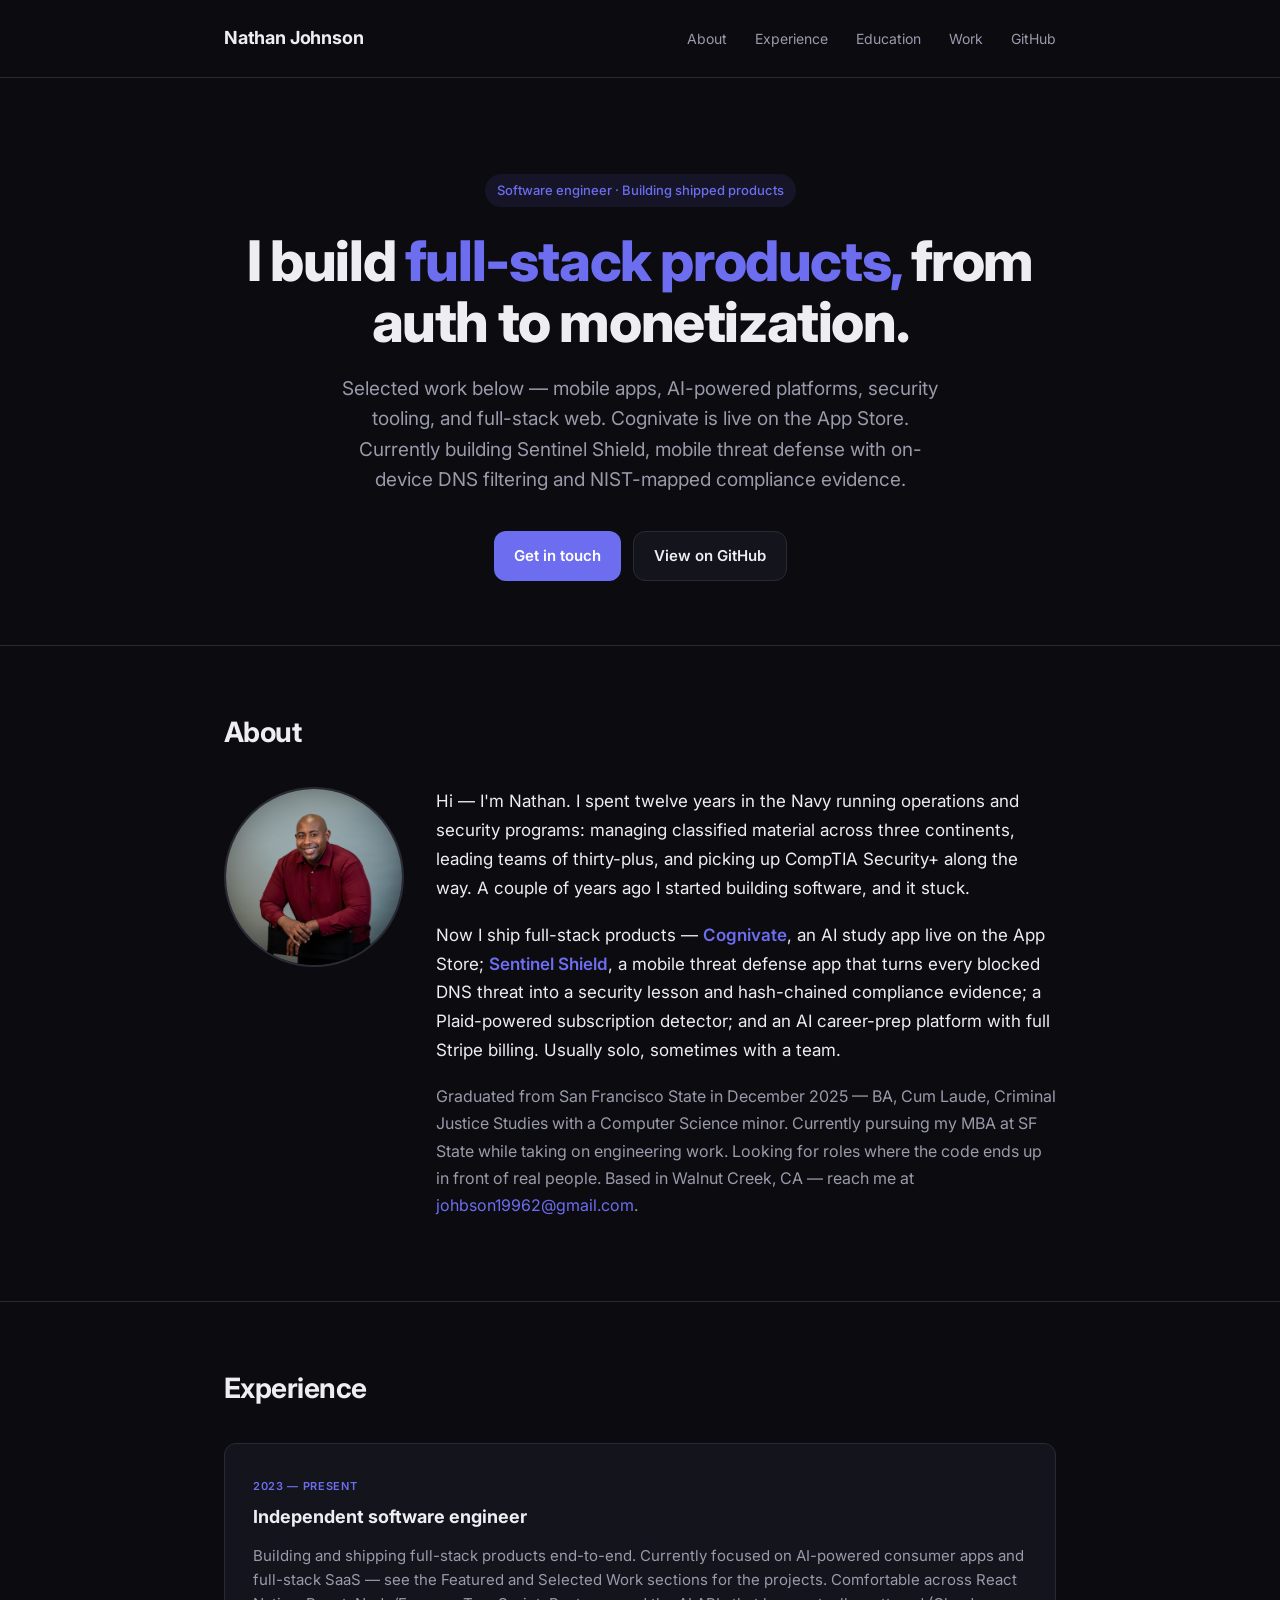
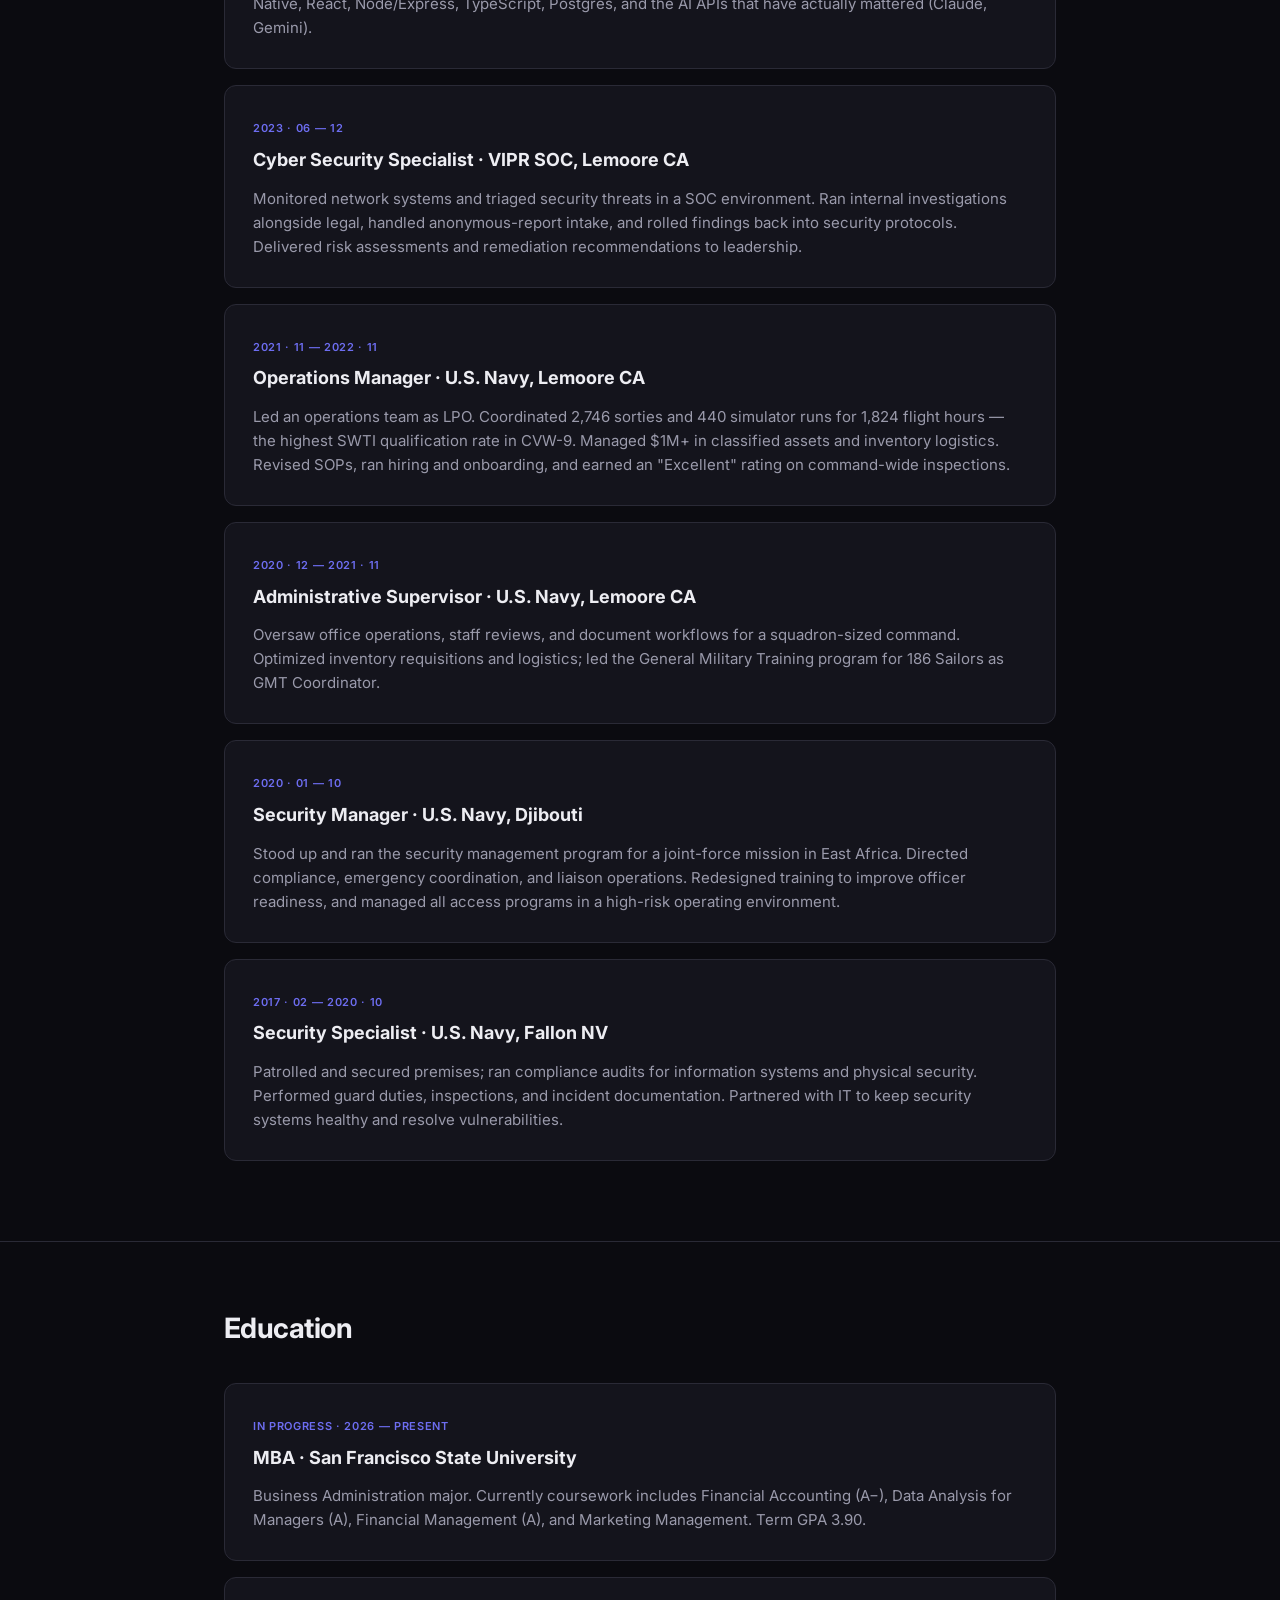
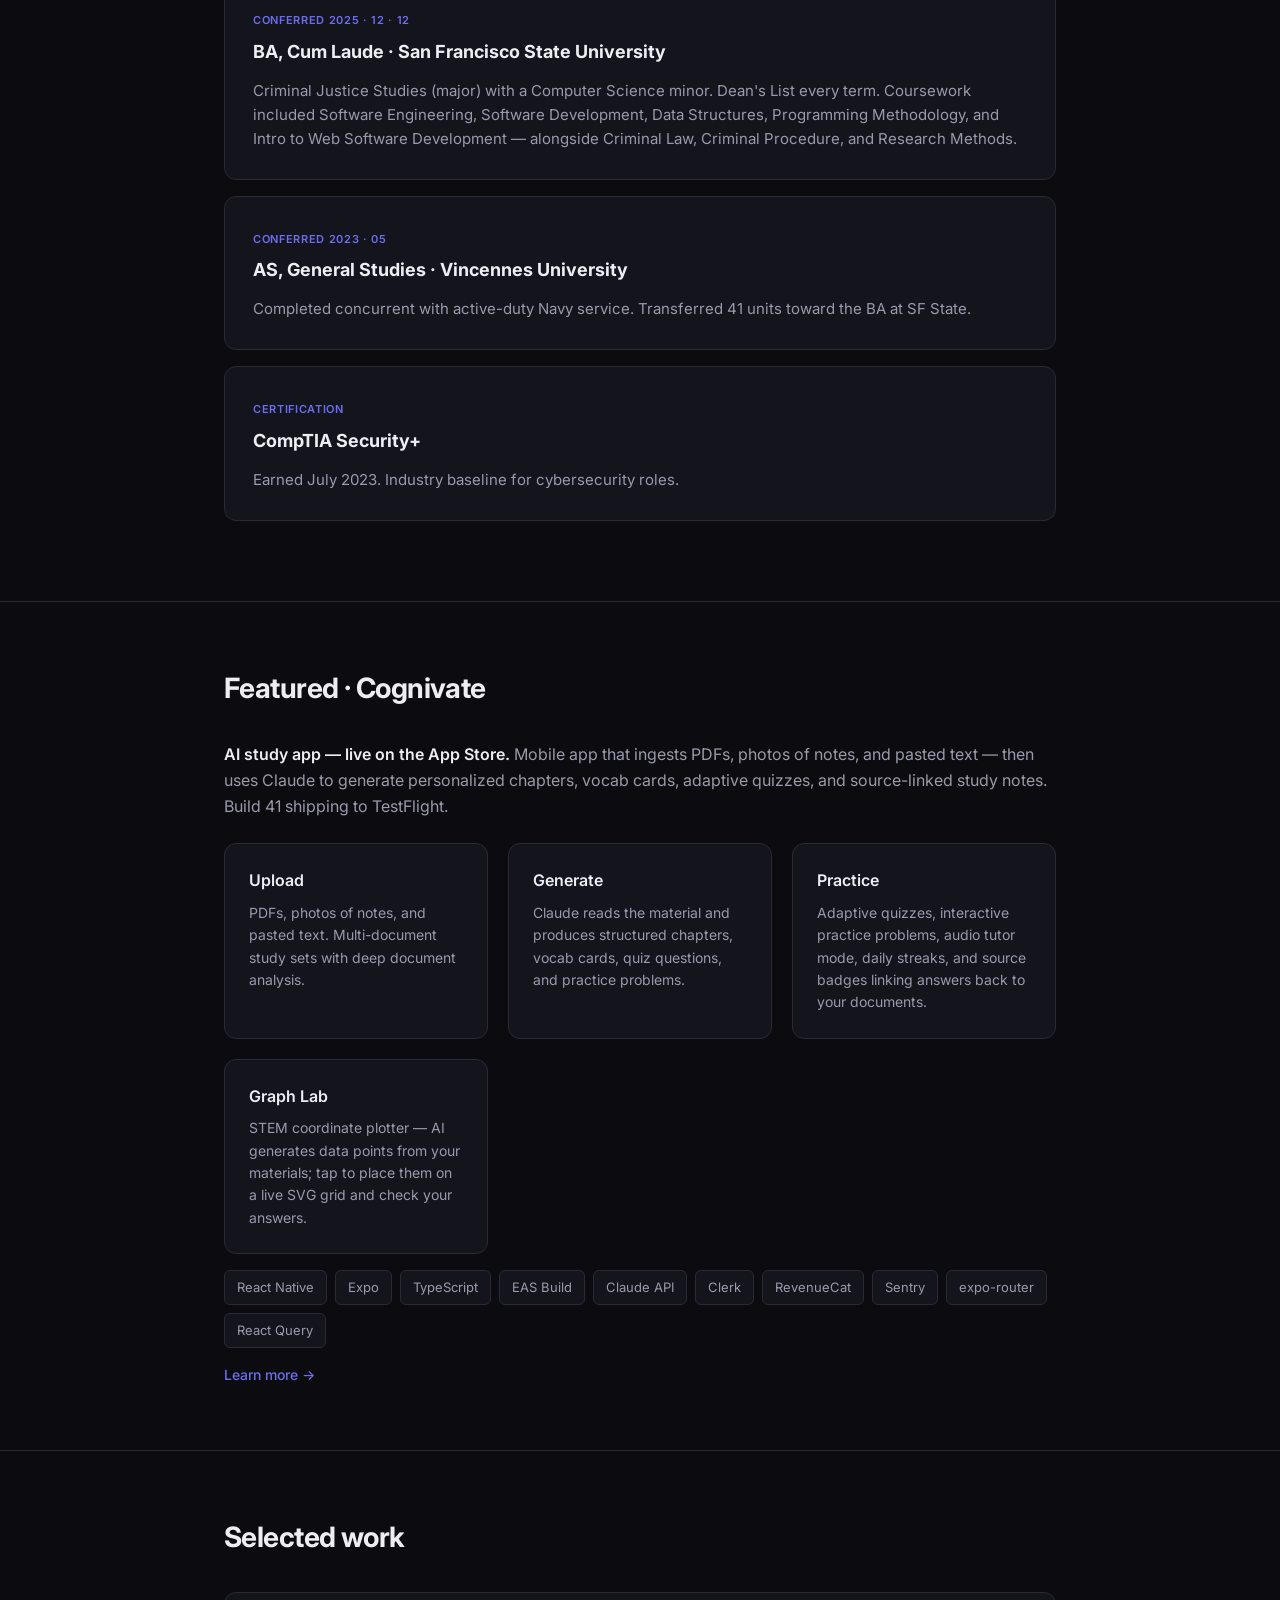
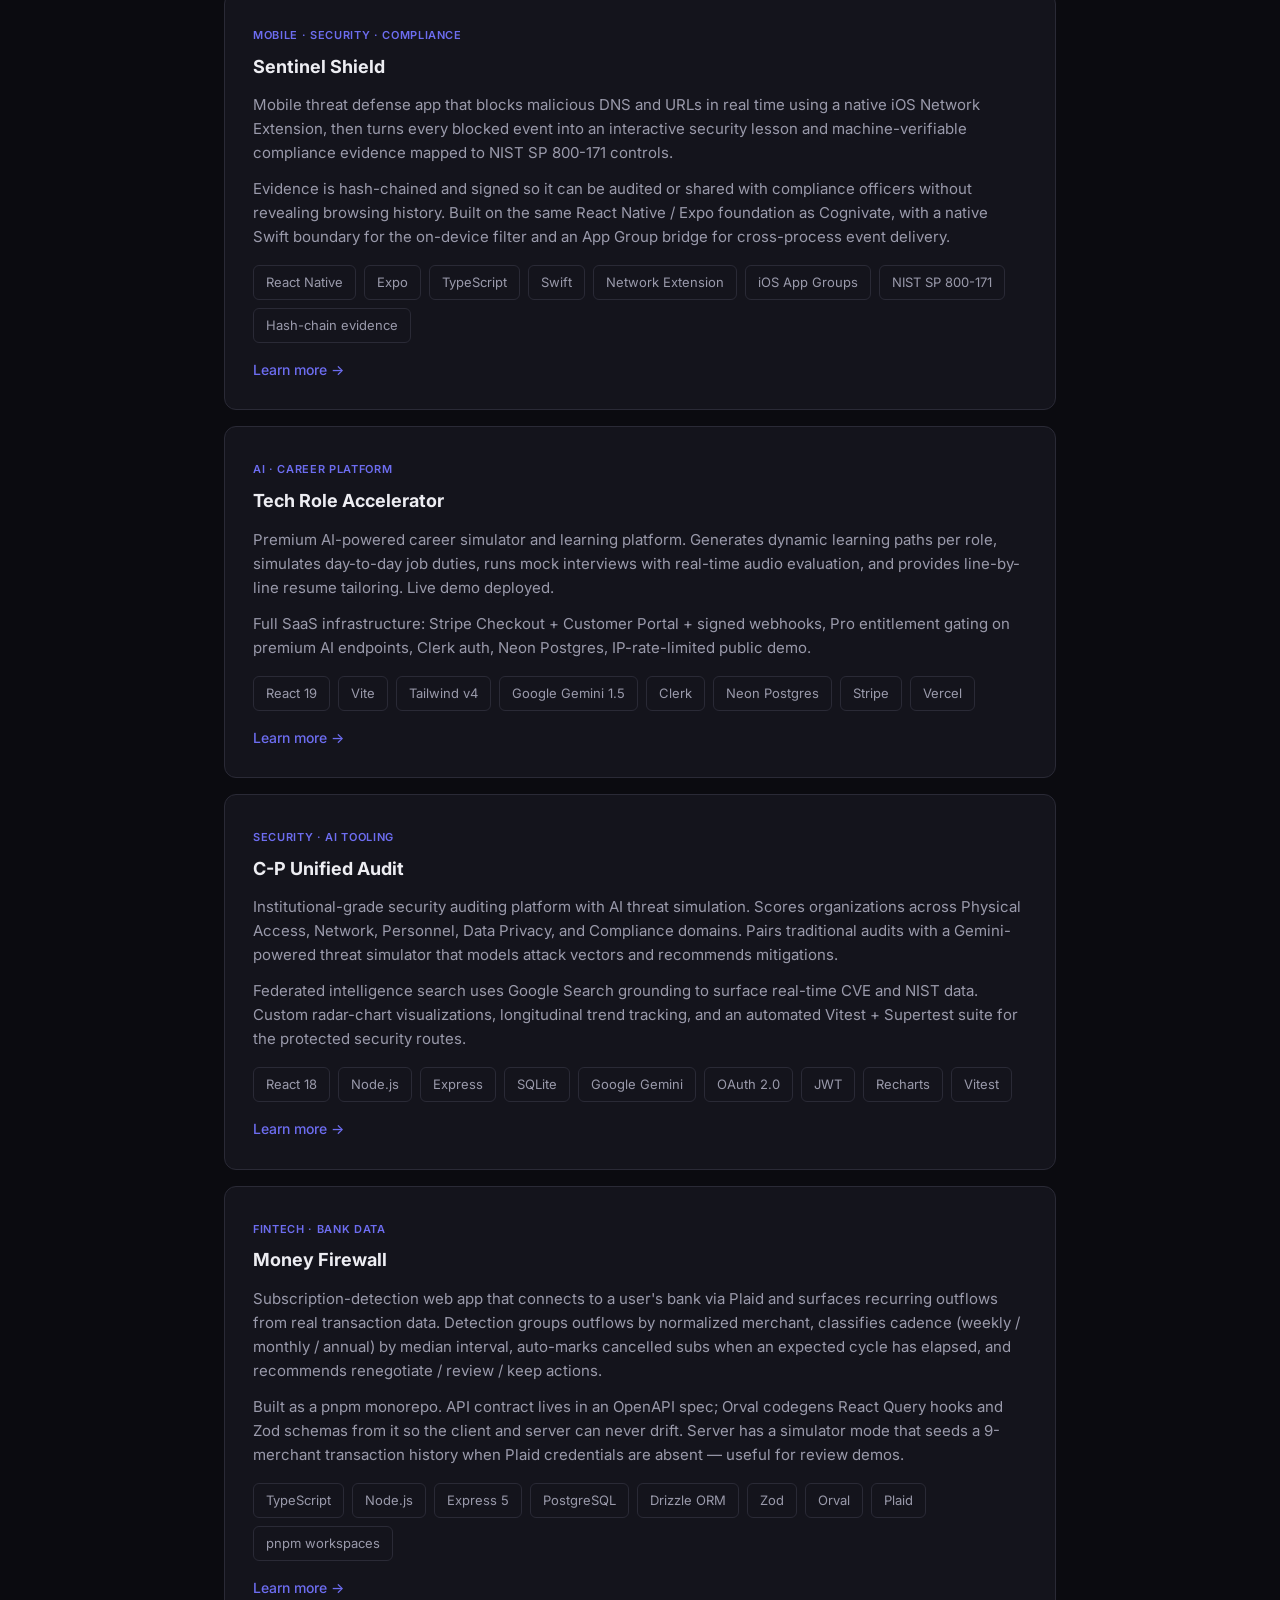
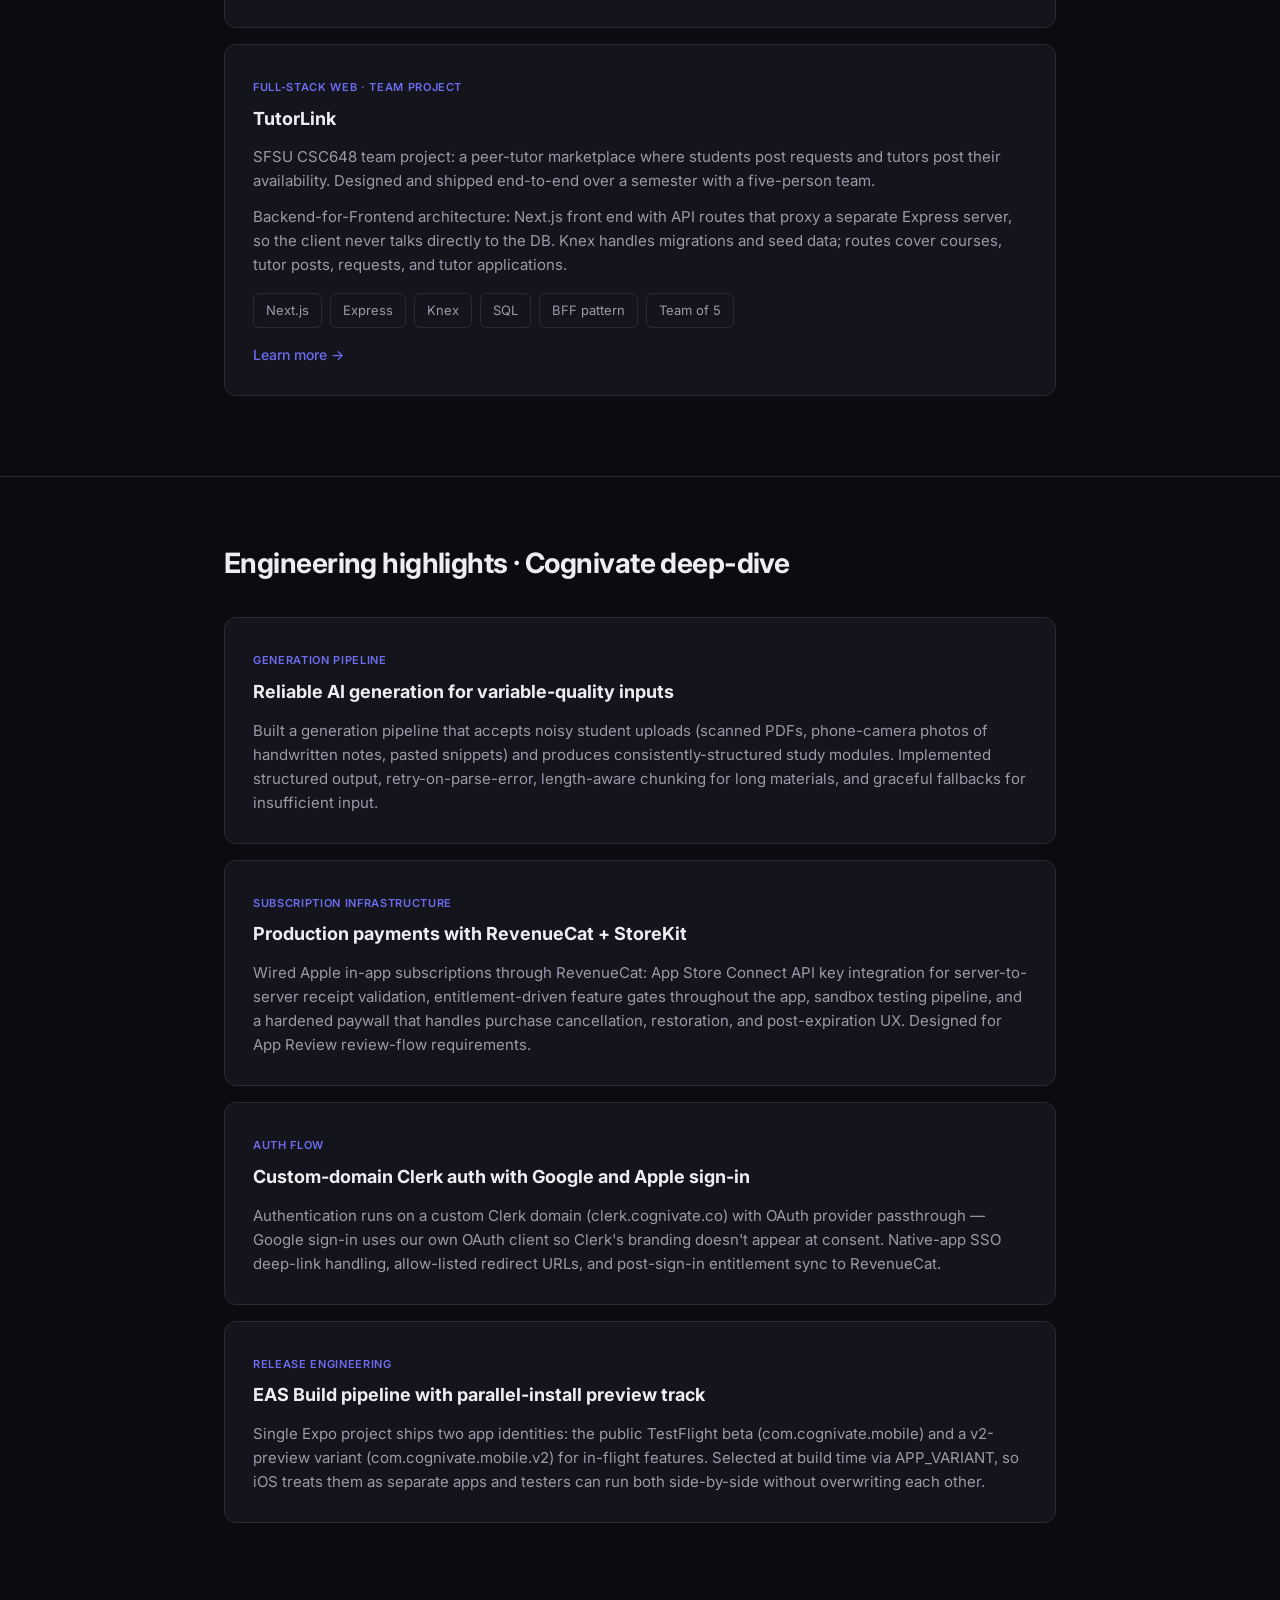
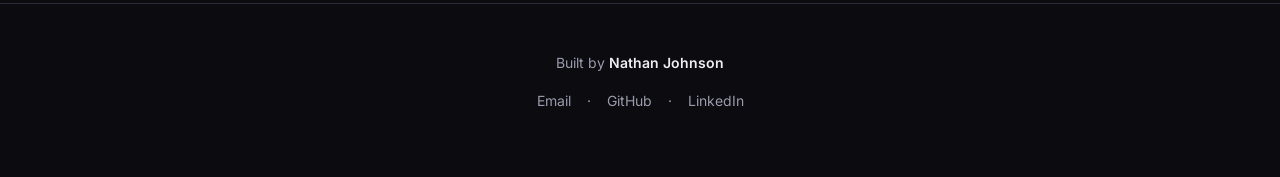
<file: index.html>
<!DOCTYPE html>
<html lang="en">
<head>
  <meta charset="UTF-8" />
  <meta name="viewport" content="width=device-width, initial-scale=1.0" />
  <title>Nathan Johnson — Software Engineer</title>
  <meta name="description" content="Software engineer building shipped products — mobile apps, AI platforms, security tooling, and full-stack web. Cognivate is live on the App Store." />
  <link rel="preconnect" href="https://fonts.googleapis.com" />
  <link rel="preconnect" href="https://fonts.gstatic.com" crossorigin />
  <link href="https://fonts.googleapis.com/css2?family=Inter:wght@400;500;600;700;800&display=swap" rel="stylesheet" />
  <style>
    * { box-sizing: border-box; margin: 0; padding: 0; }
    :root {
      --bg: #0b0b10;
      --bg-soft: #14141c;
      --text: #ededf2;
      --text-dim: #9a9aab;
      --accent: #6d6df0;
      --accent-soft: #6d6df01a;
      --border: #2a2a36;
      --radius: 12px;
    }
    html, body {
      background: var(--bg);
      color: var(--text);
      font-family: 'Inter', -apple-system, BlinkMacSystemFont, system-ui, sans-serif;
      font-size: 16px;
      line-height: 1.6;
      -webkit-font-smoothing: antialiased;
      -moz-osx-font-smoothing: grayscale;
    }
    .container {
      max-width: 880px;
      margin: 0 auto;
      padding: 0 24px;
    }
    nav {
      padding: 24px 0;
      border-bottom: 1px solid var(--border);
    }
    nav .container { display: flex; align-items: center; justify-content: space-between; }
    .logo { font-weight: 700; font-size: 18px; letter-spacing: -0.01em; }
    nav a {
      color: var(--text-dim);
      text-decoration: none;
      margin-left: 24px;
      font-size: 14px;
      transition: color 0.15s ease;
    }
    nav a:hover { color: var(--text); }

    .hero {
      padding: 96px 0 64px;
      text-align: center;
    }
    .badge {
      display: inline-block;
      padding: 6px 12px;
      background: var(--accent-soft);
      color: var(--accent);
      border-radius: 999px;
      font-size: 13px;
      font-weight: 500;
      margin-bottom: 24px;
    }
    h1 {
      font-size: clamp(36px, 6vw, 56px);
      line-height: 1.1;
      letter-spacing: -0.025em;
      font-weight: 800;
      margin-bottom: 20px;
    }
    h1 .accent { color: var(--accent); }
    .subtitle {
      font-size: 19px;
      color: var(--text-dim);
      max-width: 600px;
      margin: 0 auto 36px;
    }
    .cta-row {
      display: flex;
      gap: 12px;
      justify-content: center;
      flex-wrap: wrap;
    }
    .btn {
      display: inline-flex;
      align-items: center;
      gap: 8px;
      padding: 12px 20px;
      border-radius: var(--radius);
      font-weight: 600;
      font-size: 15px;
      text-decoration: none;
      transition: transform 0.1s ease, background 0.15s ease;
    }
    .btn-primary {
      background: var(--accent);
      color: white;
    }
    .btn-primary:hover { background: #5757e0; transform: translateY(-1px); }
    .btn-secondary {
      background: var(--bg-soft);
      color: var(--text);
      border: 1px solid var(--border);
    }
    .btn-secondary:hover { background: #1c1c26; }

    section { padding: 64px 0; border-top: 1px solid var(--border); }
    h2 {
      font-size: 28px;
      letter-spacing: -0.02em;
      margin-bottom: 32px;
      font-weight: 700;
    }
    p { color: var(--text-dim); margin-bottom: 16px; }
    p strong { color: var(--text); font-weight: 600; }

    .grid-3 {
      display: grid;
      grid-template-columns: repeat(auto-fit, minmax(220px, 1fr));
      gap: 20px;
    }
    .card {
      background: var(--bg-soft);
      border: 1px solid var(--border);
      border-radius: var(--radius);
      padding: 24px;
    }
    .card h3 {
      font-size: 16px;
      font-weight: 600;
      margin-bottom: 8px;
    }
    .card p { font-size: 14px; margin-bottom: 0; }

    .tech-list {
      display: flex;
      flex-wrap: wrap;
      gap: 8px;
      margin-top: 16px;
    }
    .tech {
      padding: 6px 12px;
      background: var(--bg-soft);
      border: 1px solid var(--border);
      border-radius: 6px;
      font-size: 13px;
      color: var(--text-dim);
    }

    .case-study {
      background: var(--bg-soft);
      border: 1px solid var(--border);
      border-radius: var(--radius);
      padding: 28px;
      margin-bottom: 16px;
    }
    .case-study h3 {
      font-size: 18px;
      margin-bottom: 12px;
      color: var(--text);
    }
    .case-study .label {
      display: inline-block;
      font-size: 11px;
      letter-spacing: 0.06em;
      text-transform: uppercase;
      color: var(--accent);
      font-weight: 600;
      margin-bottom: 8px;
    }
    .case-study p { font-size: 15px; margin-bottom: 12px; }
    .case-study p:last-child { margin-bottom: 0; }
    .case-links {
      display: flex;
      gap: 16px;
      margin-top: 16px;
      flex-wrap: wrap;
    }
    .case-links a {
      color: var(--accent);
      text-decoration: none;
      font-size: 14px;
      font-weight: 500;
      transition: color 0.15s ease;
    }
    .case-links a:hover { color: #8a8af5; text-decoration: underline; }

    .about p {
      font-size: 17px;
      color: var(--text);
      max-width: 680px;
      line-height: 1.7;
      margin-bottom: 18px;
    }
    .about p strong { color: var(--accent); font-weight: 600; }
    .about p.muted { color: var(--text-dim); font-size: 16px; }
    .about-grid {
      display: grid;
      grid-template-columns: 180px 1fr;
      gap: 32px;
      align-items: start;
    }
    .portrait {
      width: 180px;
      height: 180px;
      border-radius: 50%;
      object-fit: cover;
      border: 2px solid var(--border);
    }
    @media (max-width: 600px) {
      .about-grid { grid-template-columns: 1fr; }
      .portrait { width: 140px; height: 140px; }
    }

    footer {
      padding: 48px 0;
      border-top: 1px solid var(--border);
      text-align: center;
      color: var(--text-dim);
      font-size: 14px;
    }
    footer a {
      color: var(--text-dim);
      text-decoration: none;
      margin: 0 12px;
    }
    footer a:hover { color: var(--text); }
  </style>
</head>
<body>
  <nav>
    <div class="container">
      <div class="logo">Nathan Johnson</div>
      <div>
        <a href="#about">About</a>
        <a href="#experience">Experience</a>
        <a href="#education">Education</a>
        <a href="#work">Work</a>
        <a href="https://github.com/Natty2027">GitHub</a>
      </div>
    </div>
  </nav>

  <header class="hero">
    <div class="container">
      <div class="badge">Software engineer · Building shipped products</div>
      <h1>I build <span class="accent">full-stack products,</span> from auth to monetization.</h1>
      <p class="subtitle">Selected work below — mobile apps, AI-powered platforms, security tooling, and full-stack web. Cognivate is live on the App Store. Currently building Sentinel Shield, mobile threat defense with on-device DNS filtering and NIST-mapped compliance evidence.</p>
      <div class="cta-row">
        <a class="btn btn-primary" href="mailto:johbson19962@gmail.com">Get in touch</a>
        <a class="btn btn-secondary" href="https://github.com/Natty2027">View on GitHub</a>
      </div>
    </div>
  </header>

  <section id="about" class="about">
    <div class="container">
      <h2>About</h2>
      <div class="about-grid">
        <img class="portrait" src="portrait.jpg" alt="Nathan Johnson" />
        <div>
          <p>Hi — I'm Nathan. I spent twelve years in the Navy running operations and security programs: managing classified material across three continents, leading teams of thirty-plus, and picking up CompTIA Security+ along the way. A couple of years ago I started building software, and it stuck.</p>
          <p>Now I ship full-stack products — <strong>Cognivate</strong>, an AI study app live on the App Store; <strong>Sentinel Shield</strong>, a mobile threat defense app that turns every blocked DNS threat into a security lesson and hash-chained compliance evidence; a Plaid-powered subscription detector; and an AI career-prep platform with full Stripe billing. Usually solo, sometimes with a team.</p>
          <p class="muted">Graduated from San Francisco State in December 2025 — BA, Cum Laude, Criminal Justice Studies with a Computer Science minor. Currently pursuing my MBA at SF State while taking on engineering work. Looking for roles where the code ends up in front of real people. Based in Walnut Creek, CA — reach me at <a href="mailto:johbson19962@gmail.com" style="color: var(--accent); text-decoration: none;">johbson19962@gmail.com</a>.</p>
        </div>
      </div>
    </div>
  </section>

  <section id="experience">
    <div class="container">
      <h2>Experience</h2>

      <div class="case-study">
        <span class="label">2023 — Present</span>
        <h3>Independent software engineer</h3>
        <p>Building and shipping full-stack products end-to-end. Currently focused on AI-powered consumer apps and full-stack SaaS — see the Featured and Selected Work sections for the projects. Comfortable across React Native, React, Node/Express, TypeScript, Postgres, and the AI APIs that have actually mattered (Claude, Gemini).</p>
      </div>

      <div class="case-study">
        <span class="label">2023 · 06 — 12</span>
        <h3>Cyber Security Specialist · VIPR SOC, Lemoore CA</h3>
        <p>Monitored network systems and triaged security threats in a SOC environment. Ran internal investigations alongside legal, handled anonymous-report intake, and rolled findings back into security protocols. Delivered risk assessments and remediation recommendations to leadership.</p>
      </div>

      <div class="case-study">
        <span class="label">2021 · 11 — 2022 · 11</span>
        <h3>Operations Manager · U.S. Navy, Lemoore CA</h3>
        <p>Led an operations team as LPO. Coordinated 2,746 sorties and 440 simulator runs for 1,824 flight hours — the highest SWTI qualification rate in CVW-9. Managed $1M+ in classified assets and inventory logistics. Revised SOPs, ran hiring and onboarding, and earned an "Excellent" rating on command-wide inspections.</p>
      </div>

      <div class="case-study">
        <span class="label">2020 · 12 — 2021 · 11</span>
        <h3>Administrative Supervisor · U.S. Navy, Lemoore CA</h3>
        <p>Oversaw office operations, staff reviews, and document workflows for a squadron-sized command. Optimized inventory requisitions and logistics; led the General Military Training program for 186 Sailors as GMT Coordinator.</p>
      </div>

      <div class="case-study">
        <span class="label">2020 · 01 — 10</span>
        <h3>Security Manager · U.S. Navy, Djibouti</h3>
        <p>Stood up and ran the security management program for a joint-force mission in East Africa. Directed compliance, emergency coordination, and liaison operations. Redesigned training to improve officer readiness, and managed all access programs in a high-risk operating environment.</p>
      </div>

      <div class="case-study">
        <span class="label">2017 · 02 — 2020 · 10</span>
        <h3>Security Specialist · U.S. Navy, Fallon NV</h3>
        <p>Patrolled and secured premises; ran compliance audits for information systems and physical security. Performed guard duties, inspections, and incident documentation. Partnered with IT to keep security systems healthy and resolve vulnerabilities.</p>
      </div>
    </div>
  </section>

  <section id="education">
    <div class="container">
      <h2>Education</h2>

      <div class="case-study">
        <span class="label">In progress · 2026 — present</span>
        <h3>MBA · San Francisco State University</h3>
        <p>Business Administration major. Currently coursework includes Financial Accounting (A−), Data Analysis for Managers (A), Financial Management (A), and Marketing Management. Term GPA 3.90.</p>
      </div>

      <div class="case-study">
        <span class="label">Conferred 2025 · 12 · 12</span>
        <h3>BA, Cum Laude · San Francisco State University</h3>
        <p>Criminal Justice Studies (major) with a Computer Science minor. Dean's List every term. Coursework included Software Engineering, Software Development, Data Structures, Programming Methodology, and Intro to Web Software Development — alongside Criminal Law, Criminal Procedure, and Research Methods.</p>
      </div>

      <div class="case-study">
        <span class="label">Conferred 2023 · 05</span>
        <h3>AS, General Studies · Vincennes University</h3>
        <p>Completed concurrent with active-duty Navy service. Transferred 41 units toward the BA at SF State.</p>
      </div>

      <div class="case-study">
        <span class="label">Certification</span>
        <h3>CompTIA Security+</h3>
        <p>Earned July 2023. Industry baseline for cybersecurity roles.</p>
      </div>
    </div>
  </section>

  <section id="featured">
    <div class="container">
      <h2>Featured · Cognivate</h2>
      <p><strong>AI study app — live on the App Store.</strong> Mobile app that ingests PDFs, photos of notes, and pasted text — then uses Claude to generate personalized chapters, vocab cards, adaptive quizzes, and source-linked study notes. Build 41 shipping to TestFlight.</p>
      <div class="grid-3" style="margin-top: 24px;">
        <div class="card">
          <h3>Upload</h3>
          <p>PDFs, photos of notes, and pasted text. Multi-document study sets with deep document analysis.</p>
        </div>
        <div class="card">
          <h3>Generate</h3>
          <p>Claude reads the material and produces structured chapters, vocab cards, quiz questions, and practice problems.</p>
        </div>
        <div class="card">
          <h3>Practice</h3>
          <p>Adaptive quizzes, interactive practice problems, audio tutor mode, daily streaks, and source badges linking answers back to your documents.</p>
        </div>
        <div class="card">
          <h3>Graph Lab</h3>
          <p>STEM coordinate plotter — AI generates data points from your materials; tap to place them on a live SVG grid and check your answers.</p>
        </div>
      </div>
      <div class="tech-list">
        <span class="tech">React Native</span>
        <span class="tech">Expo</span>
        <span class="tech">TypeScript</span>
        <span class="tech">EAS Build</span>
        <span class="tech">Claude API</span>
        <span class="tech">Clerk</span>
        <span class="tech">RevenueCat</span>
        <span class="tech">Sentry</span>
        <span class="tech">expo-router</span>
        <span class="tech">React Query</span>
      </div>
      <div class="case-links">
        <a href="cognivate.html">Learn more →</a>
      </div>
    </div>
  </section>

  <section id="work">
    <div class="container">
      <h2>Selected work</h2>

      <div class="case-study">
        <span class="label">Mobile · Security · Compliance</span>
        <h3>Sentinel Shield</h3>
        <p>Mobile threat defense app that blocks malicious DNS and URLs in real time using a native iOS Network Extension, then turns every blocked event into an interactive security lesson and machine-verifiable compliance evidence mapped to NIST SP 800-171 controls.</p>
        <p>Evidence is hash-chained and signed so it can be audited or shared with compliance officers without revealing browsing history. Built on the same React Native / Expo foundation as Cognivate, with a native Swift boundary for the on-device filter and an App Group bridge for cross-process event delivery.</p>
        <div class="tech-list">
          <span class="tech">React Native</span>
          <span class="tech">Expo</span>
          <span class="tech">TypeScript</span>
          <span class="tech">Swift</span>
          <span class="tech">Network Extension</span>
          <span class="tech">iOS App Groups</span>
          <span class="tech">NIST SP 800-171</span>
          <span class="tech">Hash-chain evidence</span>
        </div>
        <div class="case-links">
          <a href="sentinel.html">Learn more →</a>
        </div>
      </div>

      <div class="case-study">
        <span class="label">AI · Career platform</span>
        <h3>Tech Role Accelerator</h3>
        <p>Premium AI-powered career simulator and learning platform. Generates dynamic learning paths per role, simulates day-to-day job duties, runs mock interviews with real-time audio evaluation, and provides line-by-line resume tailoring. Live demo deployed.</p>
        <p>Full SaaS infrastructure: Stripe Checkout + Customer Portal + signed webhooks, Pro entitlement gating on premium AI endpoints, Clerk auth, Neon Postgres, IP-rate-limited public demo.</p>
        <div class="tech-list">
          <span class="tech">React 19</span>
          <span class="tech">Vite</span>
          <span class="tech">Tailwind v4</span>
          <span class="tech">Google Gemini 1.5</span>
          <span class="tech">Clerk</span>
          <span class="tech">Neon Postgres</span>
          <span class="tech">Stripe</span>
          <span class="tech">Vercel</span>
        </div>
        <div class="case-links">
          <a href="role-accel.html">Learn more →</a>
        </div>
      </div>

      <div class="case-study">
        <span class="label">Security · AI tooling</span>
        <h3>C-P Unified Audit</h3>
        <p>Institutional-grade security auditing platform with AI threat simulation. Scores organizations across Physical Access, Network, Personnel, Data Privacy, and Compliance domains. Pairs traditional audits with a Gemini-powered threat simulator that models attack vectors and recommends mitigations.</p>
        <p>Federated intelligence search uses Google Search grounding to surface real-time CVE and NIST data. Custom radar-chart visualizations, longitudinal trend tracking, and an automated Vitest + Supertest suite for the protected security routes.</p>
        <div class="tech-list">
          <span class="tech">React 18</span>
          <span class="tech">Node.js</span>
          <span class="tech">Express</span>
          <span class="tech">SQLite</span>
          <span class="tech">Google Gemini</span>
          <span class="tech">OAuth 2.0</span>
          <span class="tech">JWT</span>
          <span class="tech">Recharts</span>
          <span class="tech">Vitest</span>
        </div>
        <div class="case-links">
          <a href="audit.html">Learn more →</a>
        </div>
      </div>

      <div class="case-study">
        <span class="label">Fintech · Bank data</span>
        <h3>Money Firewall</h3>
        <p>Subscription-detection web app that connects to a user's bank via Plaid and surfaces recurring outflows from real transaction data. Detection groups outflows by normalized merchant, classifies cadence (weekly / monthly / annual) by median interval, auto-marks cancelled subs when an expected cycle has elapsed, and recommends renegotiate / review / keep actions.</p>
        <p>Built as a pnpm monorepo. API contract lives in an OpenAPI spec; Orval codegens React Query hooks and Zod schemas from it so the client and server can never drift. Server has a simulator mode that seeds a 9-merchant transaction history when Plaid credentials are absent — useful for review demos.</p>
        <div class="tech-list">
          <span class="tech">TypeScript</span>
          <span class="tech">Node.js</span>
          <span class="tech">Express 5</span>
          <span class="tech">PostgreSQL</span>
          <span class="tech">Drizzle ORM</span>
          <span class="tech">Zod</span>
          <span class="tech">Orval</span>
          <span class="tech">Plaid</span>
          <span class="tech">pnpm workspaces</span>
        </div>
        <div class="case-links">
          <a href="money-firewall.html">Learn more →</a>
        </div>
      </div>

      <div class="case-study">
        <span class="label">Full-stack web · Team project</span>
        <h3>TutorLink</h3>
        <p>SFSU CSC648 team project: a peer-tutor marketplace where students post requests and tutors post their availability. Designed and shipped end-to-end over a semester with a five-person team.</p>
        <p>Backend-for-Frontend architecture: Next.js front end with API routes that proxy a separate Express server, so the client never talks directly to the DB. Knex handles migrations and seed data; routes cover courses, tutor posts, requests, and tutor applications.</p>
        <div class="tech-list">
          <span class="tech">Next.js</span>
          <span class="tech">Express</span>
          <span class="tech">Knex</span>
          <span class="tech">SQL</span>
          <span class="tech">BFF pattern</span>
          <span class="tech">Team of 5</span>
        </div>
        <div class="case-links">
          <a href="tutor-link.html">Learn more →</a>
        </div>
      </div>
    </div>
  </section>

  <section id="engineering">
    <div class="container">
      <h2>Engineering highlights · Cognivate deep-dive</h2>

      <div class="case-study">
        <span class="label">Generation pipeline</span>
        <h3>Reliable AI generation for variable-quality inputs</h3>
        <p>Built a generation pipeline that accepts noisy student uploads (scanned PDFs, phone-camera photos of handwritten notes, pasted snippets) and produces consistently-structured study modules. Implemented structured output, retry-on-parse-error, length-aware chunking for long materials, and graceful fallbacks for insufficient input.</p>
      </div>

      <div class="case-study">
        <span class="label">Subscription infrastructure</span>
        <h3>Production payments with RevenueCat + StoreKit</h3>
        <p>Wired Apple in-app subscriptions through RevenueCat: App Store Connect API key integration for server-to-server receipt validation, entitlement-driven feature gates throughout the app, sandbox testing pipeline, and a hardened paywall that handles purchase cancellation, restoration, and post-expiration UX. Designed for App Review review-flow requirements.</p>
      </div>

      <div class="case-study">
        <span class="label">Auth flow</span>
        <h3>Custom-domain Clerk auth with Google and Apple sign-in</h3>
        <p>Authentication runs on a custom Clerk domain (clerk.cognivate.co) with OAuth provider passthrough — Google sign-in uses our own OAuth client so Clerk's branding doesn't appear at consent. Native-app SSO deep-link handling, allow-listed redirect URLs, and post-sign-in entitlement sync to RevenueCat.</p>
      </div>

      <div class="case-study">
        <span class="label">Release engineering</span>
        <h3>EAS Build pipeline with parallel-install preview track</h3>
        <p>Single Expo project ships two app identities: the public TestFlight beta (com.cognivate.mobile) and a v2-preview variant (com.cognivate.mobile.v2) for in-flight features. Selected at build time via APP_VARIANT, so iOS treats them as separate apps and testers can run both side-by-side without overwriting each other.</p>
      </div>
    </div>
  </section>

  <footer>
    <div class="container">
      <p>Built by <strong style="color: var(--text);">Nathan Johnson</strong></p>
      <p style="margin-top: 12px;">
        <a href="mailto:johbson19962@gmail.com">Email</a> ·
        <a href="https://github.com/Natty2027">GitHub</a> ·
        <a href="https://linkedin.com/in/Natty2027">LinkedIn</a>
      </p>
    </div>
  </footer>
</body>
</html>
</file>
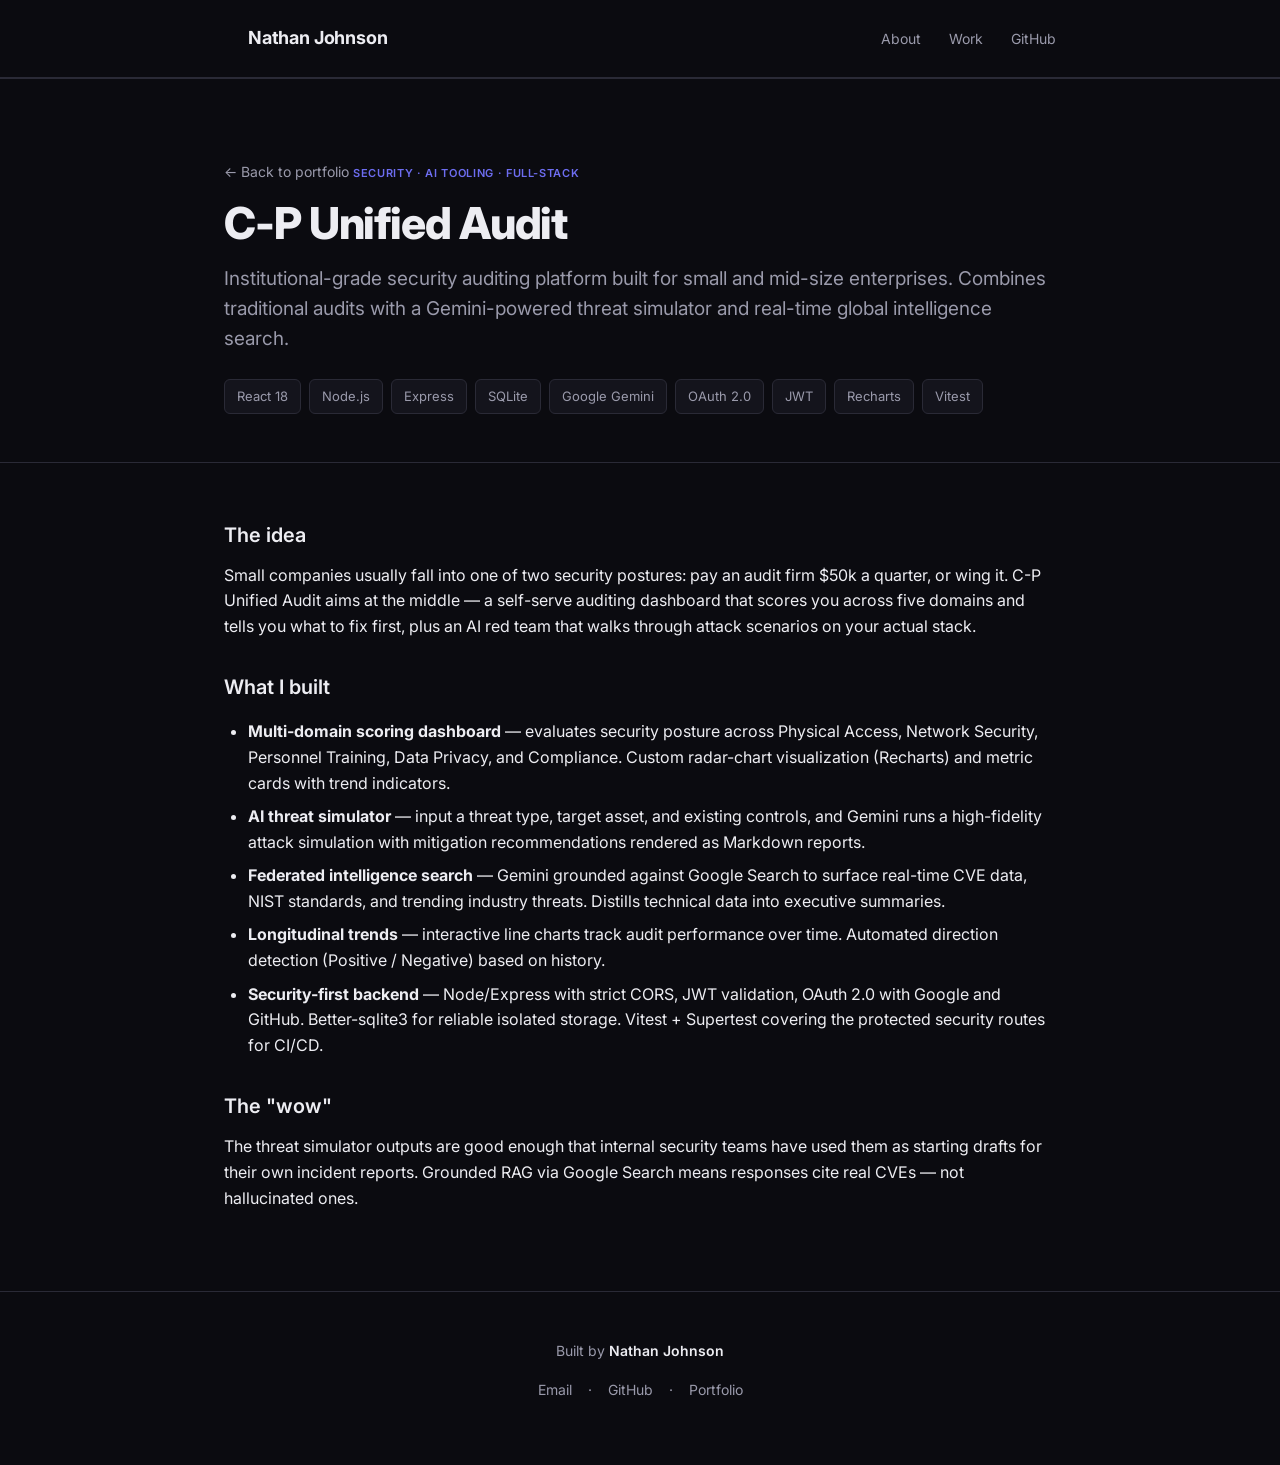
<file: audit.html>
<!DOCTYPE html>
<html lang="en">
<head>
  <meta charset="UTF-8" />
  <meta name="viewport" content="width=device-width, initial-scale=1.0" />
  <title>C-P Unified Audit — Nathan Johnson</title>
  <meta name="description" content="Institutional-grade security auditing platform with AI threat simulation, federated intelligence search, and longitudinal trend tracking." />
  <link rel="preconnect" href="https://fonts.googleapis.com" />
  <link rel="preconnect" href="https://fonts.gstatic.com" crossorigin />
  <link href="https://fonts.googleapis.com/css2?family=Inter:wght@400;500;600;700;800&display=swap" rel="stylesheet" />
  <link rel="stylesheet" href="styles.css" />
</head>
<body>
  <nav>
    <div class="container">
      <a class="logo" href="index.html">Nathan Johnson</a>
      <div>
        <a href="index.html#about">About</a>
        <a href="index.html#work">Work</a>
        <a href="https://github.com/Natty2027">GitHub</a>
      </div>
    </div>
  </nav>

  <section class="detail-hero">
    <div class="container">
      <a class="back-link" href="index.html">← Back to portfolio</a>
      <span class="label">Security · AI tooling · Full-stack</span>
      <h1>C-P Unified Audit</h1>
      <p class="subtitle">Institutional-grade security auditing platform built for small and mid-size enterprises. Combines traditional audits with a Gemini-powered threat simulator and real-time global intelligence search.</p>
      <div class="tech-list">
        <span class="tech">React 18</span>
        <span class="tech">Node.js</span>
        <span class="tech">Express</span>
        <span class="tech">SQLite</span>
        <span class="tech">Google Gemini</span>
        <span class="tech">OAuth 2.0</span>
        <span class="tech">JWT</span>
        <span class="tech">Recharts</span>
        <span class="tech">Vitest</span>
      </div>
    </div>
  </section>

  <section class="detail-body" style="border-top: 1px solid var(--border);">
    <div class="container">
      <h3>The idea</h3>
      <p>Small companies usually fall into one of two security postures: pay an audit firm $50k a quarter, or wing it. C-P Unified Audit aims at the middle — a self-serve auditing dashboard that scores you across five domains and tells you what to fix first, plus an AI red team that walks through attack scenarios on your actual stack.</p>

      <h3>What I built</h3>
      <ul>
        <li><strong>Multi-domain scoring dashboard</strong> — evaluates security posture across Physical Access, Network Security, Personnel Training, Data Privacy, and Compliance. Custom radar-chart visualization (Recharts) and metric cards with trend indicators.</li>
        <li><strong>AI threat simulator</strong> — input a threat type, target asset, and existing controls, and Gemini runs a high-fidelity attack simulation with mitigation recommendations rendered as Markdown reports.</li>
        <li><strong>Federated intelligence search</strong> — Gemini grounded against Google Search to surface real-time CVE data, NIST standards, and trending industry threats. Distills technical data into executive summaries.</li>
        <li><strong>Longitudinal trends</strong> — interactive line charts track audit performance over time. Automated direction detection (Positive / Negative) based on history.</li>
        <li><strong>Security-first backend</strong> — Node/Express with strict CORS, JWT validation, OAuth 2.0 with Google and GitHub. Better-sqlite3 for reliable isolated storage. Vitest + Supertest covering the protected security routes for CI/CD.</li>
      </ul>

      <h3>The "wow"</h3>
      <p>The threat simulator outputs are good enough that internal security teams have used them as starting drafts for their own incident reports. Grounded RAG via Google Search means responses cite real CVEs — not hallucinated ones.</p>
    </div>
  </section>

  <footer>
    <div class="container">
      <p>Built by <strong style="color: var(--text);">Nathan Johnson</strong></p>
      <p style="margin-top: 12px;">
        <a href="mailto:johbson19962@gmail.com">Email</a> ·
        <a href="https://github.com/Natty2027">GitHub</a> ·
        <a href="index.html">Portfolio</a>
      </p>
    </div>
  </footer>
</body>
</html>
</file>
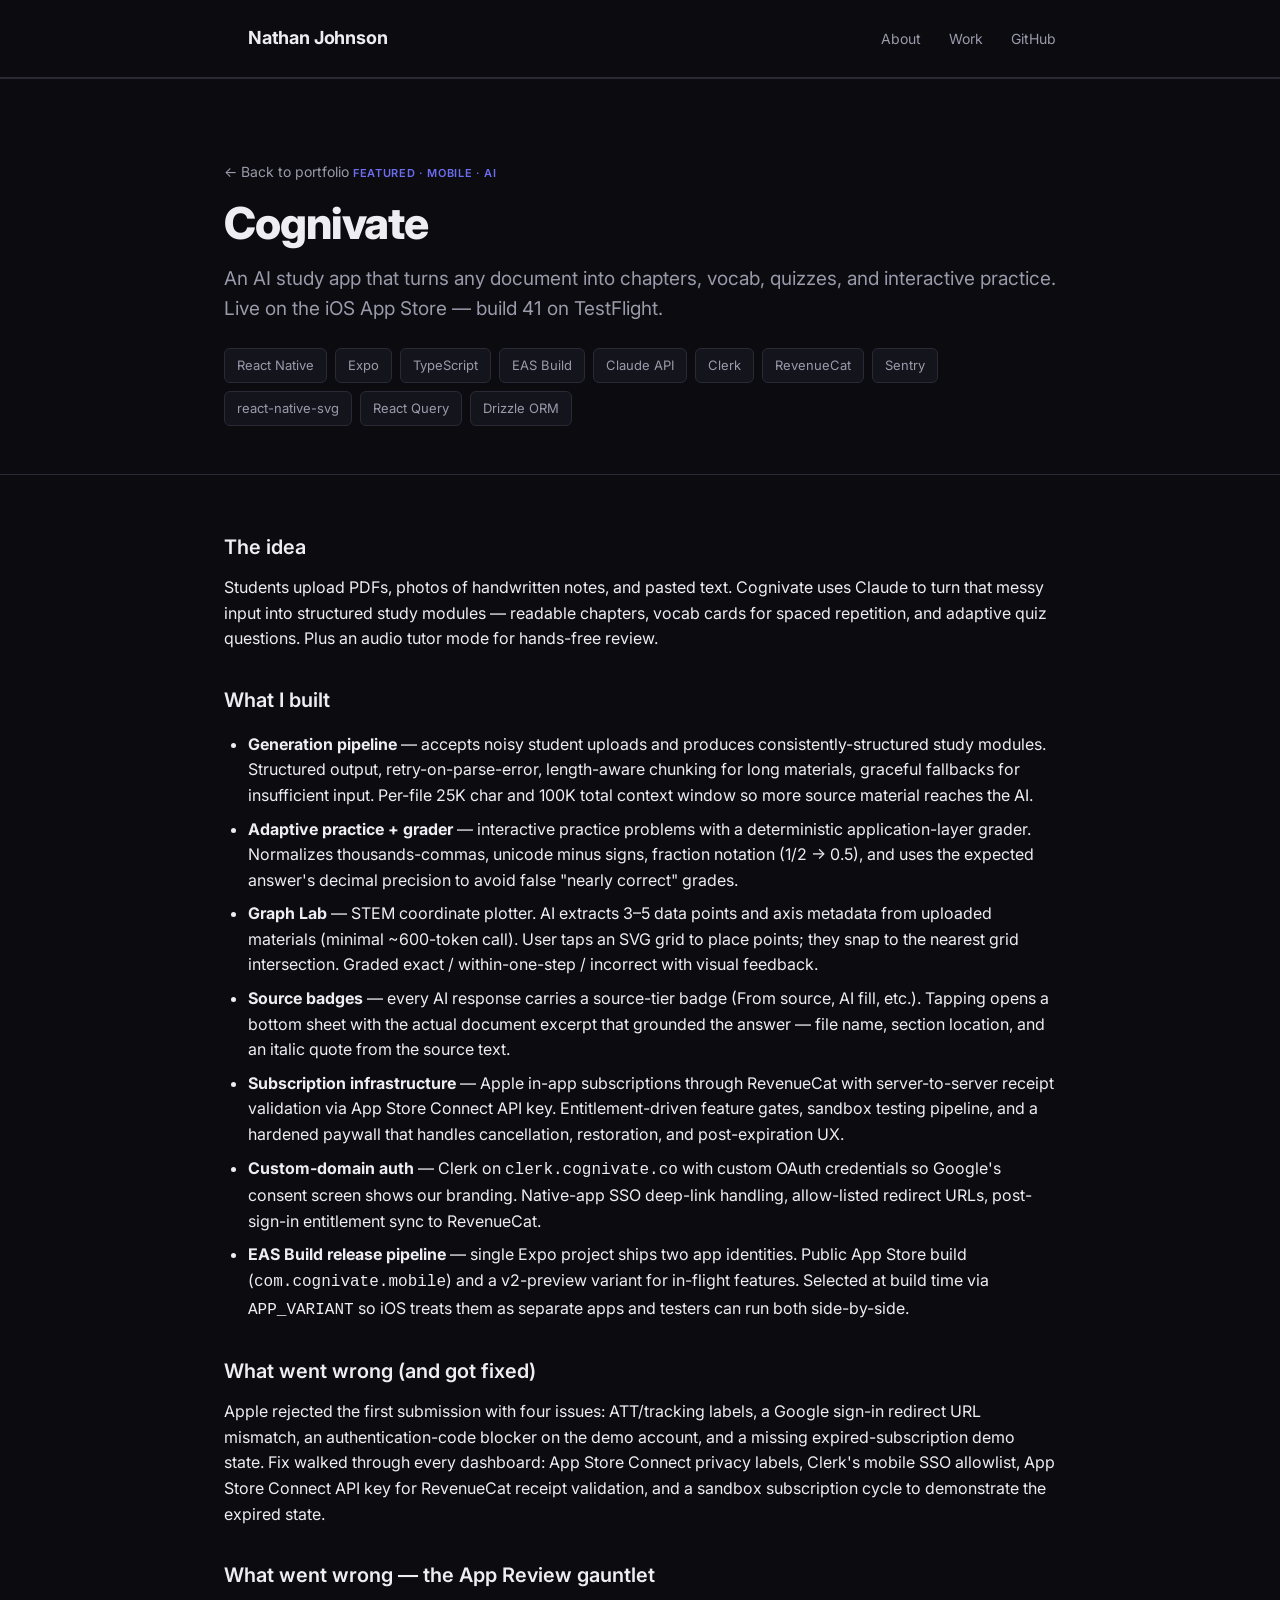
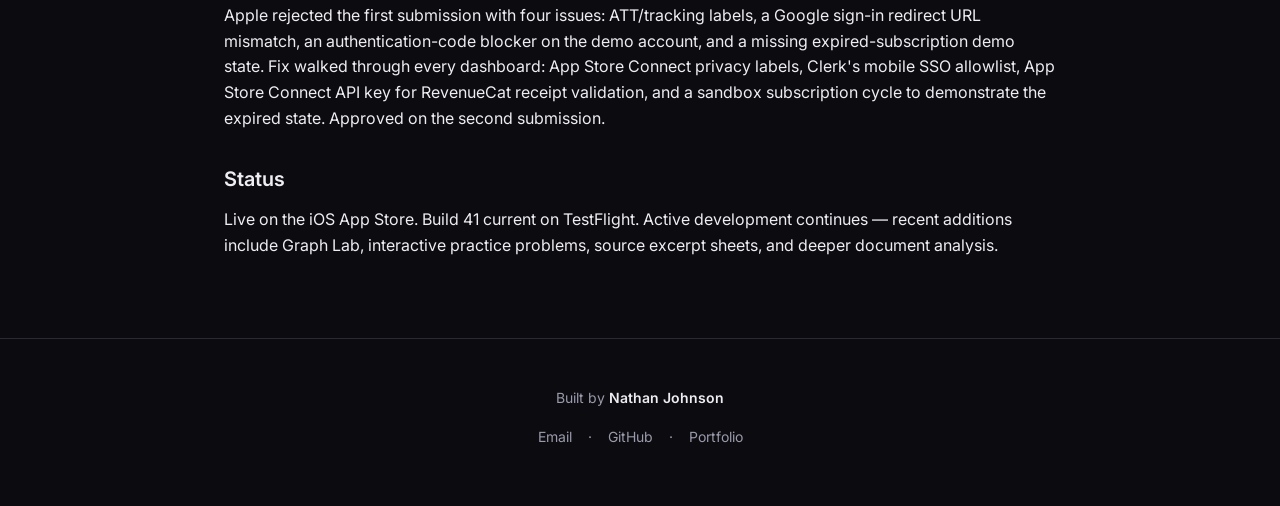
<file: cognivate.html>
<!DOCTYPE html>
<html lang="en">
<head>
  <meta charset="UTF-8" />
  <meta name="viewport" content="width=device-width, initial-scale=1.0" />
  <title>Cognivate — Nathan Johnson</title>
  <meta name="description" content="Cognivate is an AI study app that ingests PDFs, photos of notes, and pasted text — and uses Claude to generate personalized chapters, vocab, and quizzes." />
  <link rel="preconnect" href="https://fonts.googleapis.com" />
  <link rel="preconnect" href="https://fonts.gstatic.com" crossorigin />
  <link href="https://fonts.googleapis.com/css2?family=Inter:wght@400;500;600;700;800&display=swap" rel="stylesheet" />
  <link rel="stylesheet" href="styles.css" />
</head>
<body>
  <nav>
    <div class="container">
      <a class="logo" href="index.html">Nathan Johnson</a>
      <div>
        <a href="index.html#about">About</a>
        <a href="index.html#work">Work</a>
        <a href="https://github.com/Natty2027">GitHub</a>
      </div>
    </div>
  </nav>

  <section class="detail-hero">
    <div class="container">
      <a class="back-link" href="index.html">← Back to portfolio</a>
      <span class="label">Featured · Mobile · AI</span>
      <h1>Cognivate</h1>
      <p class="subtitle">An AI study app that turns any document into chapters, vocab, quizzes, and interactive practice. Live on the iOS App Store — build 41 on TestFlight.</p>
      <div class="tech-list">
        <span class="tech">React Native</span>
        <span class="tech">Expo</span>
        <span class="tech">TypeScript</span>
        <span class="tech">EAS Build</span>
        <span class="tech">Claude API</span>
        <span class="tech">Clerk</span>
        <span class="tech">RevenueCat</span>
        <span class="tech">Sentry</span>
        <span class="tech">react-native-svg</span>
        <span class="tech">React Query</span>
        <span class="tech">Drizzle ORM</span>
      </div>
    </div>
  </section>

  <section class="detail-body" style="border-top: 1px solid var(--border);">
    <div class="container">
      <h3>The idea</h3>
      <p>Students upload PDFs, photos of handwritten notes, and pasted text. Cognivate uses Claude to turn that messy input into structured study modules — readable chapters, vocab cards for spaced repetition, and adaptive quiz questions. Plus an audio tutor mode for hands-free review.</p>

      <h3>What I built</h3>
      <ul>
        <li><strong>Generation pipeline</strong> — accepts noisy student uploads and produces consistently-structured study modules. Structured output, retry-on-parse-error, length-aware chunking for long materials, graceful fallbacks for insufficient input. Per-file 25K char and 100K total context window so more source material reaches the AI.</li>
        <li><strong>Adaptive practice + grader</strong> — interactive practice problems with a deterministic application-layer grader. Normalizes thousands-commas, unicode minus signs, fraction notation (1/2 → 0.5), and uses the expected answer's decimal precision to avoid false "nearly correct" grades.</li>
        <li><strong>Graph Lab</strong> — STEM coordinate plotter. AI extracts 3–5 data points and axis metadata from uploaded materials (minimal ~600-token call). User taps an SVG grid to place points; they snap to the nearest grid intersection. Graded exact / within-one-step / incorrect with visual feedback.</li>
        <li><strong>Source badges</strong> — every AI response carries a source-tier badge (From source, AI fill, etc.). Tapping opens a bottom sheet with the actual document excerpt that grounded the answer — file name, section location, and an italic quote from the source text.</li>
        <li><strong>Subscription infrastructure</strong> — Apple in-app subscriptions through RevenueCat with server-to-server receipt validation via App Store Connect API key. Entitlement-driven feature gates, sandbox testing pipeline, and a hardened paywall that handles cancellation, restoration, and post-expiration UX.</li>
        <li><strong>Custom-domain auth</strong> — Clerk on <code>clerk.cognivate.co</code> with custom OAuth credentials so Google's consent screen shows our branding. Native-app SSO deep-link handling, allow-listed redirect URLs, post-sign-in entitlement sync to RevenueCat.</li>
        <li><strong>EAS Build release pipeline</strong> — single Expo project ships two app identities. Public App Store build (<code>com.cognivate.mobile</code>) and a v2-preview variant for in-flight features. Selected at build time via <code>APP_VARIANT</code> so iOS treats them as separate apps and testers can run both side-by-side.</li>
      </ul>

      <h3>What went wrong (and got fixed)</h3>
      <p>Apple rejected the first submission with four issues: ATT/tracking labels, a Google sign-in redirect URL mismatch, an authentication-code blocker on the demo account, and a missing expired-subscription demo state. Fix walked through every dashboard: App Store Connect privacy labels, Clerk's mobile SSO allowlist, App Store Connect API key for RevenueCat receipt validation, and a sandbox subscription cycle to demonstrate the expired state.</p>

      <h3>What went wrong — the App Review gauntlet</h3>
      <p>Apple rejected the first submission with four issues: ATT/tracking labels, a Google sign-in redirect URL mismatch, an authentication-code blocker on the demo account, and a missing expired-subscription demo state. Fix walked through every dashboard: App Store Connect privacy labels, Clerk's mobile SSO allowlist, App Store Connect API key for RevenueCat receipt validation, and a sandbox subscription cycle to demonstrate the expired state. Approved on the second submission.</p>

      <h3>Status</h3>
      <p>Live on the iOS App Store. Build 41 current on TestFlight. Active development continues — recent additions include Graph Lab, interactive practice problems, source excerpt sheets, and deeper document analysis.</p>
    </div>
  </section>

  <footer>
    <div class="container">
      <p>Built by <strong style="color: var(--text);">Nathan Johnson</strong></p>
      <p style="margin-top: 12px;">
        <a href="mailto:johbson19962@gmail.com">Email</a> ·
        <a href="https://github.com/Natty2027">GitHub</a> ·
        <a href="index.html">Portfolio</a>
      </p>
    </div>
  </footer>
</body>
</html>
</file>
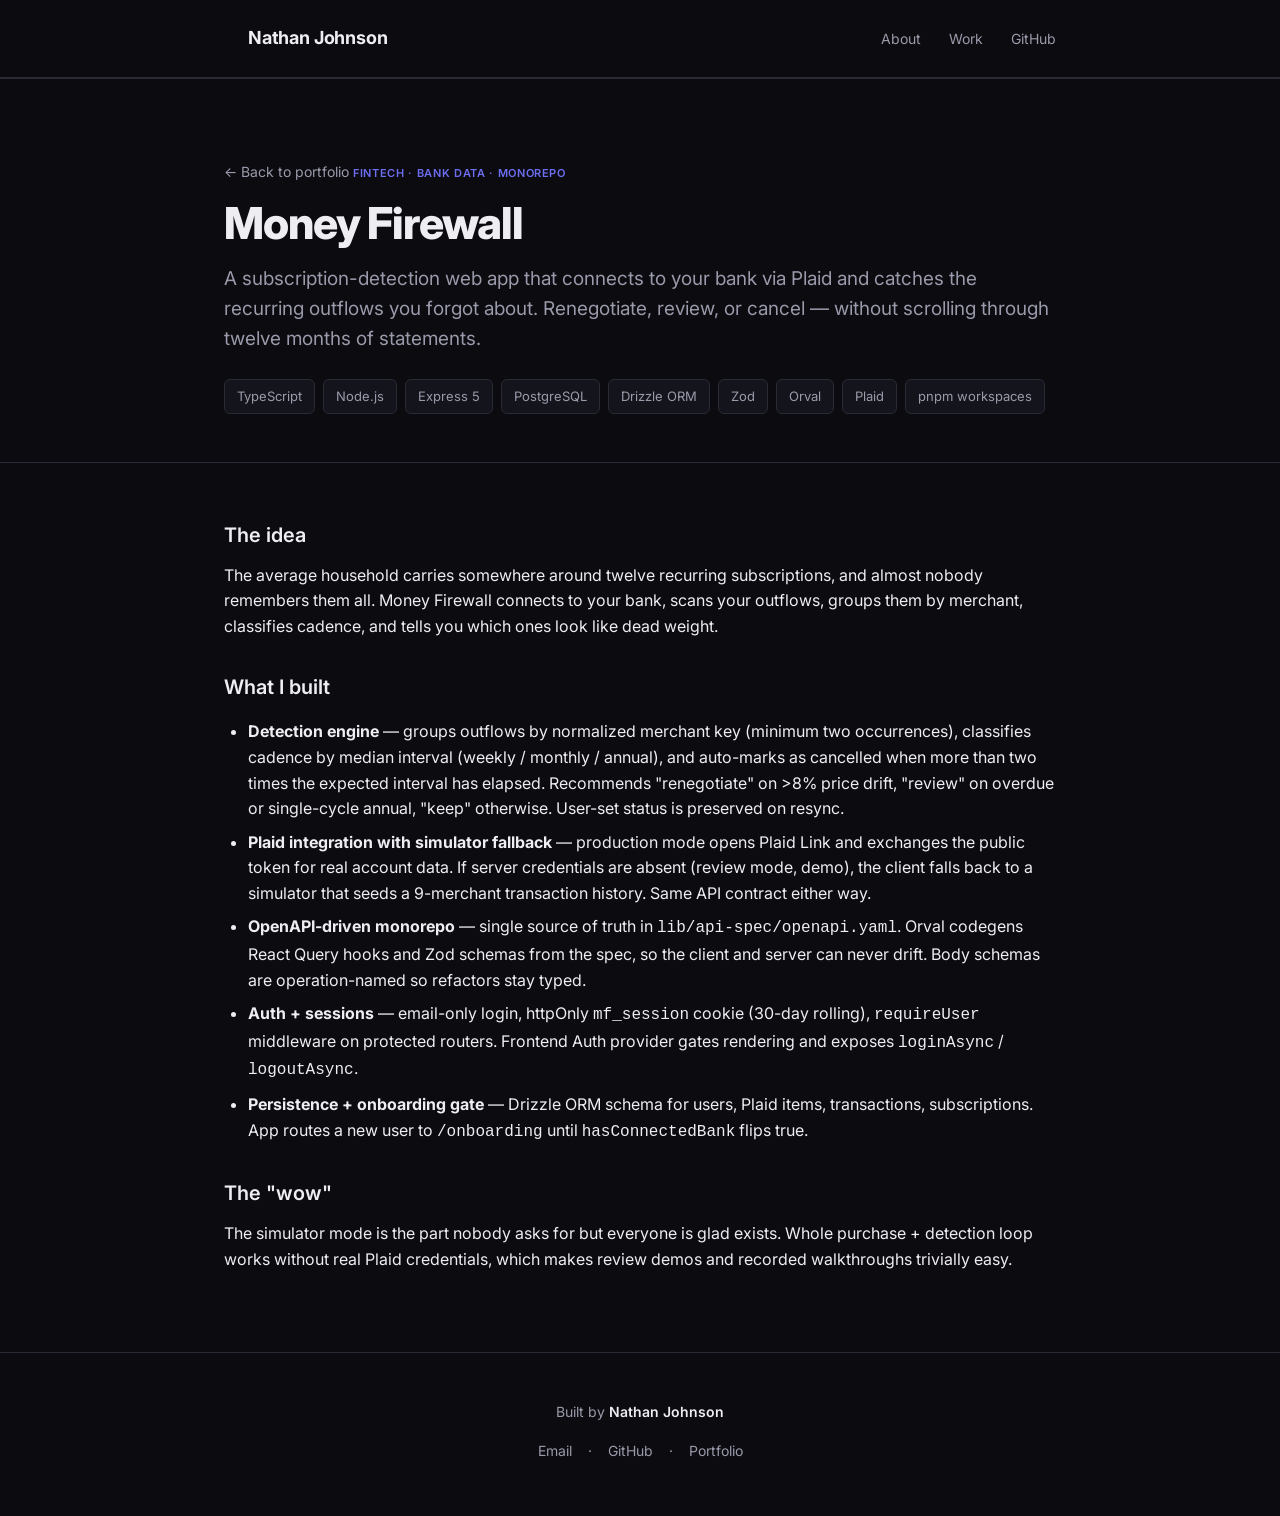
<file: money-firewall.html>
<!DOCTYPE html>
<html lang="en">
<head>
  <meta charset="UTF-8" />
  <meta name="viewport" content="width=device-width, initial-scale=1.0" />
  <title>Money Firewall — Nathan Johnson</title>
  <meta name="description" content="Plaid-powered subscription-detection web app that surfaces recurring outflows from real transaction data." />
  <link rel="preconnect" href="https://fonts.googleapis.com" />
  <link rel="preconnect" href="https://fonts.gstatic.com" crossorigin />
  <link href="https://fonts.googleapis.com/css2?family=Inter:wght@400;500;600;700;800&display=swap" rel="stylesheet" />
  <link rel="stylesheet" href="styles.css" />
</head>
<body>
  <nav>
    <div class="container">
      <a class="logo" href="index.html">Nathan Johnson</a>
      <div>
        <a href="index.html#about">About</a>
        <a href="index.html#work">Work</a>
        <a href="https://github.com/Natty2027">GitHub</a>
      </div>
    </div>
  </nav>

  <section class="detail-hero">
    <div class="container">
      <a class="back-link" href="index.html">← Back to portfolio</a>
      <span class="label">Fintech · Bank data · Monorepo</span>
      <h1>Money Firewall</h1>
      <p class="subtitle">A subscription-detection web app that connects to your bank via Plaid and catches the recurring outflows you forgot about. Renegotiate, review, or cancel — without scrolling through twelve months of statements.</p>
      <div class="tech-list">
        <span class="tech">TypeScript</span>
        <span class="tech">Node.js</span>
        <span class="tech">Express 5</span>
        <span class="tech">PostgreSQL</span>
        <span class="tech">Drizzle ORM</span>
        <span class="tech">Zod</span>
        <span class="tech">Orval</span>
        <span class="tech">Plaid</span>
        <span class="tech">pnpm workspaces</span>
      </div>
    </div>
  </section>

  <section class="detail-body" style="border-top: 1px solid var(--border);">
    <div class="container">
      <h3>The idea</h3>
      <p>The average household carries somewhere around twelve recurring subscriptions, and almost nobody remembers them all. Money Firewall connects to your bank, scans your outflows, groups them by merchant, classifies cadence, and tells you which ones look like dead weight.</p>

      <h3>What I built</h3>
      <ul>
        <li><strong>Detection engine</strong> — groups outflows by normalized merchant key (minimum two occurrences), classifies cadence by median interval (weekly / monthly / annual), and auto-marks as cancelled when more than two times the expected interval has elapsed. Recommends "renegotiate" on >8% price drift, "review" on overdue or single-cycle annual, "keep" otherwise. User-set status is preserved on resync.</li>
        <li><strong>Plaid integration with simulator fallback</strong> — production mode opens Plaid Link and exchanges the public token for real account data. If server credentials are absent (review mode, demo), the client falls back to a simulator that seeds a 9-merchant transaction history. Same API contract either way.</li>
        <li><strong>OpenAPI-driven monorepo</strong> — single source of truth in <code>lib/api-spec/openapi.yaml</code>. Orval codegens React Query hooks and Zod schemas from the spec, so the client and server can never drift. Body schemas are operation-named so refactors stay typed.</li>
        <li><strong>Auth + sessions</strong> — email-only login, httpOnly <code>mf_session</code> cookie (30-day rolling), <code>requireUser</code> middleware on protected routers. Frontend Auth provider gates rendering and exposes <code>loginAsync</code> / <code>logoutAsync</code>.</li>
        <li><strong>Persistence + onboarding gate</strong> — Drizzle ORM schema for users, Plaid items, transactions, subscriptions. App routes a new user to <code>/onboarding</code> until <code>hasConnectedBank</code> flips true.</li>
      </ul>

      <h3>The "wow"</h3>
      <p>The simulator mode is the part nobody asks for but everyone is glad exists. Whole purchase + detection loop works without real Plaid credentials, which makes review demos and recorded walkthroughs trivially easy.</p>
    </div>
  </section>

  <footer>
    <div class="container">
      <p>Built by <strong style="color: var(--text);">Nathan Johnson</strong></p>
      <p style="margin-top: 12px;">
        <a href="mailto:johbson19962@gmail.com">Email</a> ·
        <a href="https://github.com/Natty2027">GitHub</a> ·
        <a href="index.html">Portfolio</a>
      </p>
    </div>
  </footer>
</body>
</html>
</file>
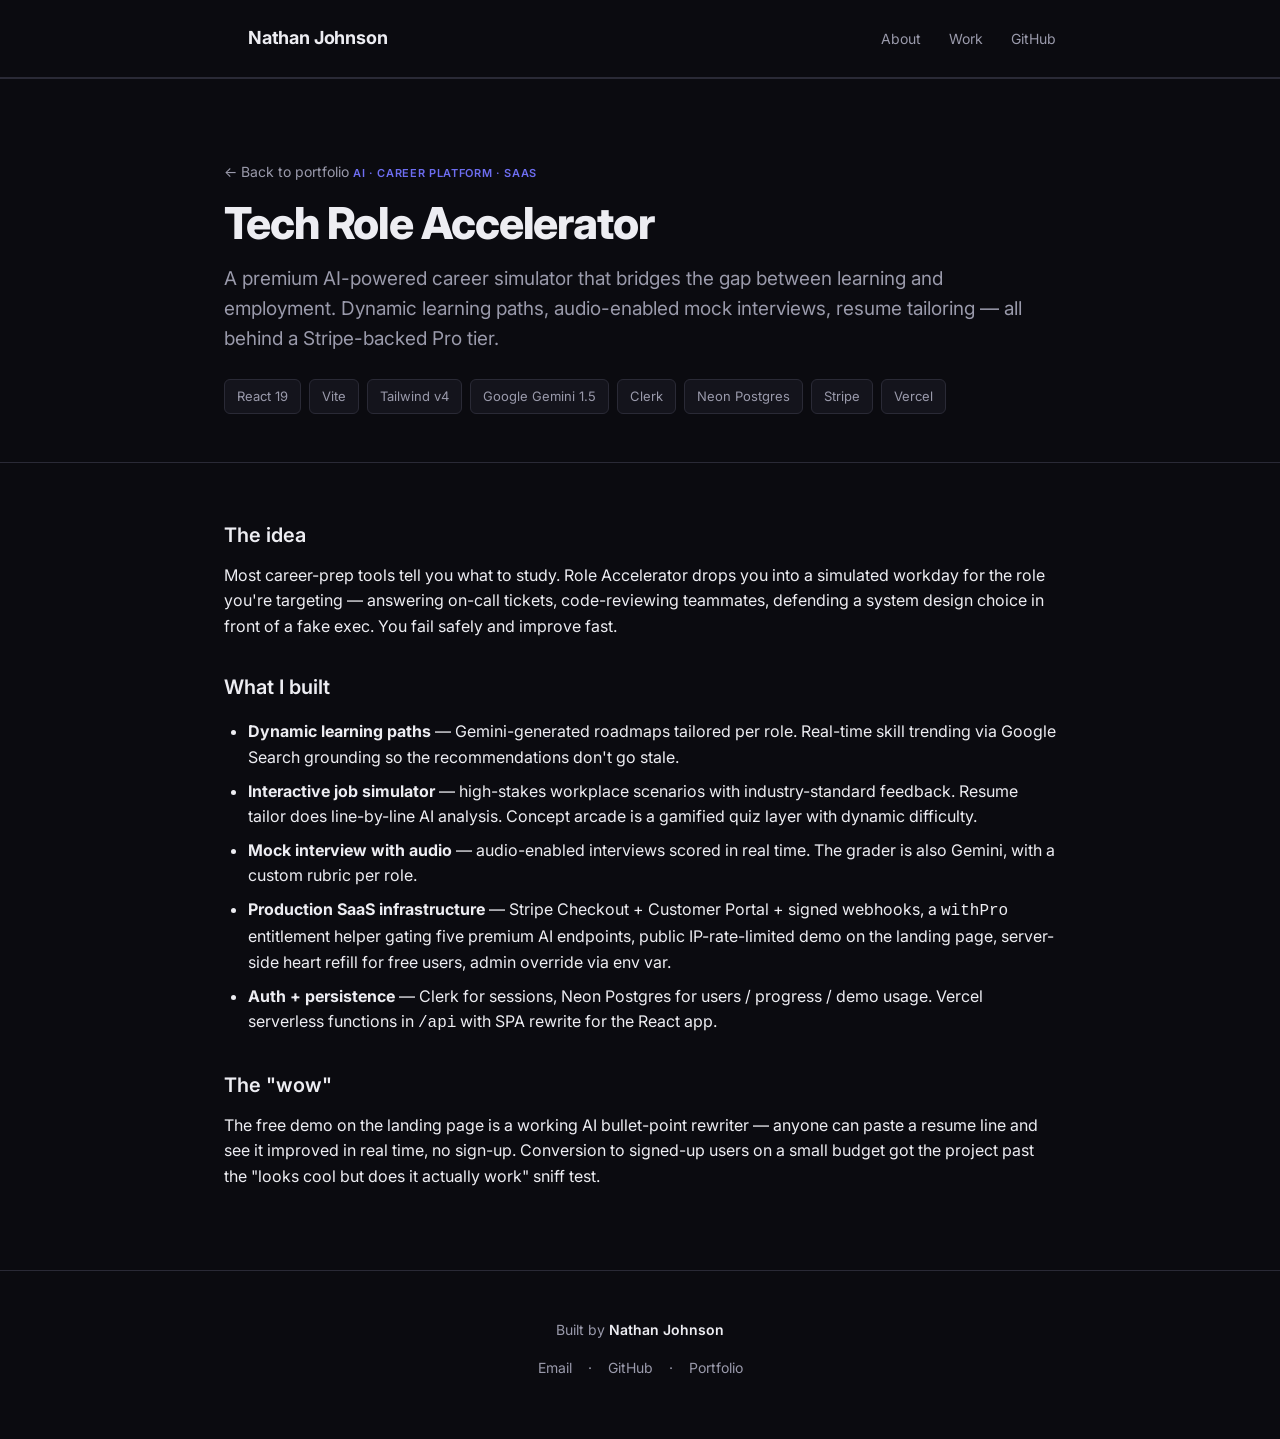
<file: role-accel.html>
<!DOCTYPE html>
<html lang="en">
<head>
  <meta charset="UTF-8" />
  <meta name="viewport" content="width=device-width, initial-scale=1.0" />
  <title>Tech Role Accelerator — Nathan Johnson</title>
  <meta name="description" content="An AI-powered career simulator and learning platform with Stripe-backed Pro tiers and Gemini-driven mock interviews." />
  <link rel="preconnect" href="https://fonts.googleapis.com" />
  <link rel="preconnect" href="https://fonts.gstatic.com" crossorigin />
  <link href="https://fonts.googleapis.com/css2?family=Inter:wght@400;500;600;700;800&display=swap" rel="stylesheet" />
  <link rel="stylesheet" href="styles.css" />
</head>
<body>
  <nav>
    <div class="container">
      <a class="logo" href="index.html">Nathan Johnson</a>
      <div>
        <a href="index.html#about">About</a>
        <a href="index.html#work">Work</a>
        <a href="https://github.com/Natty2027">GitHub</a>
      </div>
    </div>
  </nav>

  <section class="detail-hero">
    <div class="container">
      <a class="back-link" href="index.html">← Back to portfolio</a>
      <span class="label">AI · Career platform · SaaS</span>
      <h1>Tech Role Accelerator</h1>
      <p class="subtitle">A premium AI-powered career simulator that bridges the gap between learning and employment. Dynamic learning paths, audio-enabled mock interviews, resume tailoring — all behind a Stripe-backed Pro tier.</p>
      <div class="tech-list">
        <span class="tech">React 19</span>
        <span class="tech">Vite</span>
        <span class="tech">Tailwind v4</span>
        <span class="tech">Google Gemini 1.5</span>
        <span class="tech">Clerk</span>
        <span class="tech">Neon Postgres</span>
        <span class="tech">Stripe</span>
        <span class="tech">Vercel</span>
      </div>
    </div>
  </section>

  <section class="detail-body" style="border-top: 1px solid var(--border);">
    <div class="container">
      <h3>The idea</h3>
      <p>Most career-prep tools tell you what to study. Role Accelerator drops you into a simulated workday for the role you're targeting — answering on-call tickets, code-reviewing teammates, defending a system design choice in front of a fake exec. You fail safely and improve fast.</p>

      <h3>What I built</h3>
      <ul>
        <li><strong>Dynamic learning paths</strong> — Gemini-generated roadmaps tailored per role. Real-time skill trending via Google Search grounding so the recommendations don't go stale.</li>
        <li><strong>Interactive job simulator</strong> — high-stakes workplace scenarios with industry-standard feedback. Resume tailor does line-by-line AI analysis. Concept arcade is a gamified quiz layer with dynamic difficulty.</li>
        <li><strong>Mock interview with audio</strong> — audio-enabled interviews scored in real time. The grader is also Gemini, with a custom rubric per role.</li>
        <li><strong>Production SaaS infrastructure</strong> — Stripe Checkout + Customer Portal + signed webhooks, a <code>withPro</code> entitlement helper gating five premium AI endpoints, public IP-rate-limited demo on the landing page, server-side heart refill for free users, admin override via env var.</li>
        <li><strong>Auth + persistence</strong> — Clerk for sessions, Neon Postgres for users / progress / demo usage. Vercel serverless functions in <code>/api</code> with SPA rewrite for the React app.</li>
      </ul>

      <h3>The "wow"</h3>
      <p>The free demo on the landing page is a working AI bullet-point rewriter — anyone can paste a resume line and see it improved in real time, no sign-up. Conversion to signed-up users on a small budget got the project past the "looks cool but does it actually work" sniff test.</p>
    </div>
  </section>

  <footer>
    <div class="container">
      <p>Built by <strong style="color: var(--text);">Nathan Johnson</strong></p>
      <p style="margin-top: 12px;">
        <a href="mailto:johbson19962@gmail.com">Email</a> ·
        <a href="https://github.com/Natty2027">GitHub</a> ·
        <a href="index.html">Portfolio</a>
      </p>
    </div>
  </footer>
</body>
</html>
</file>
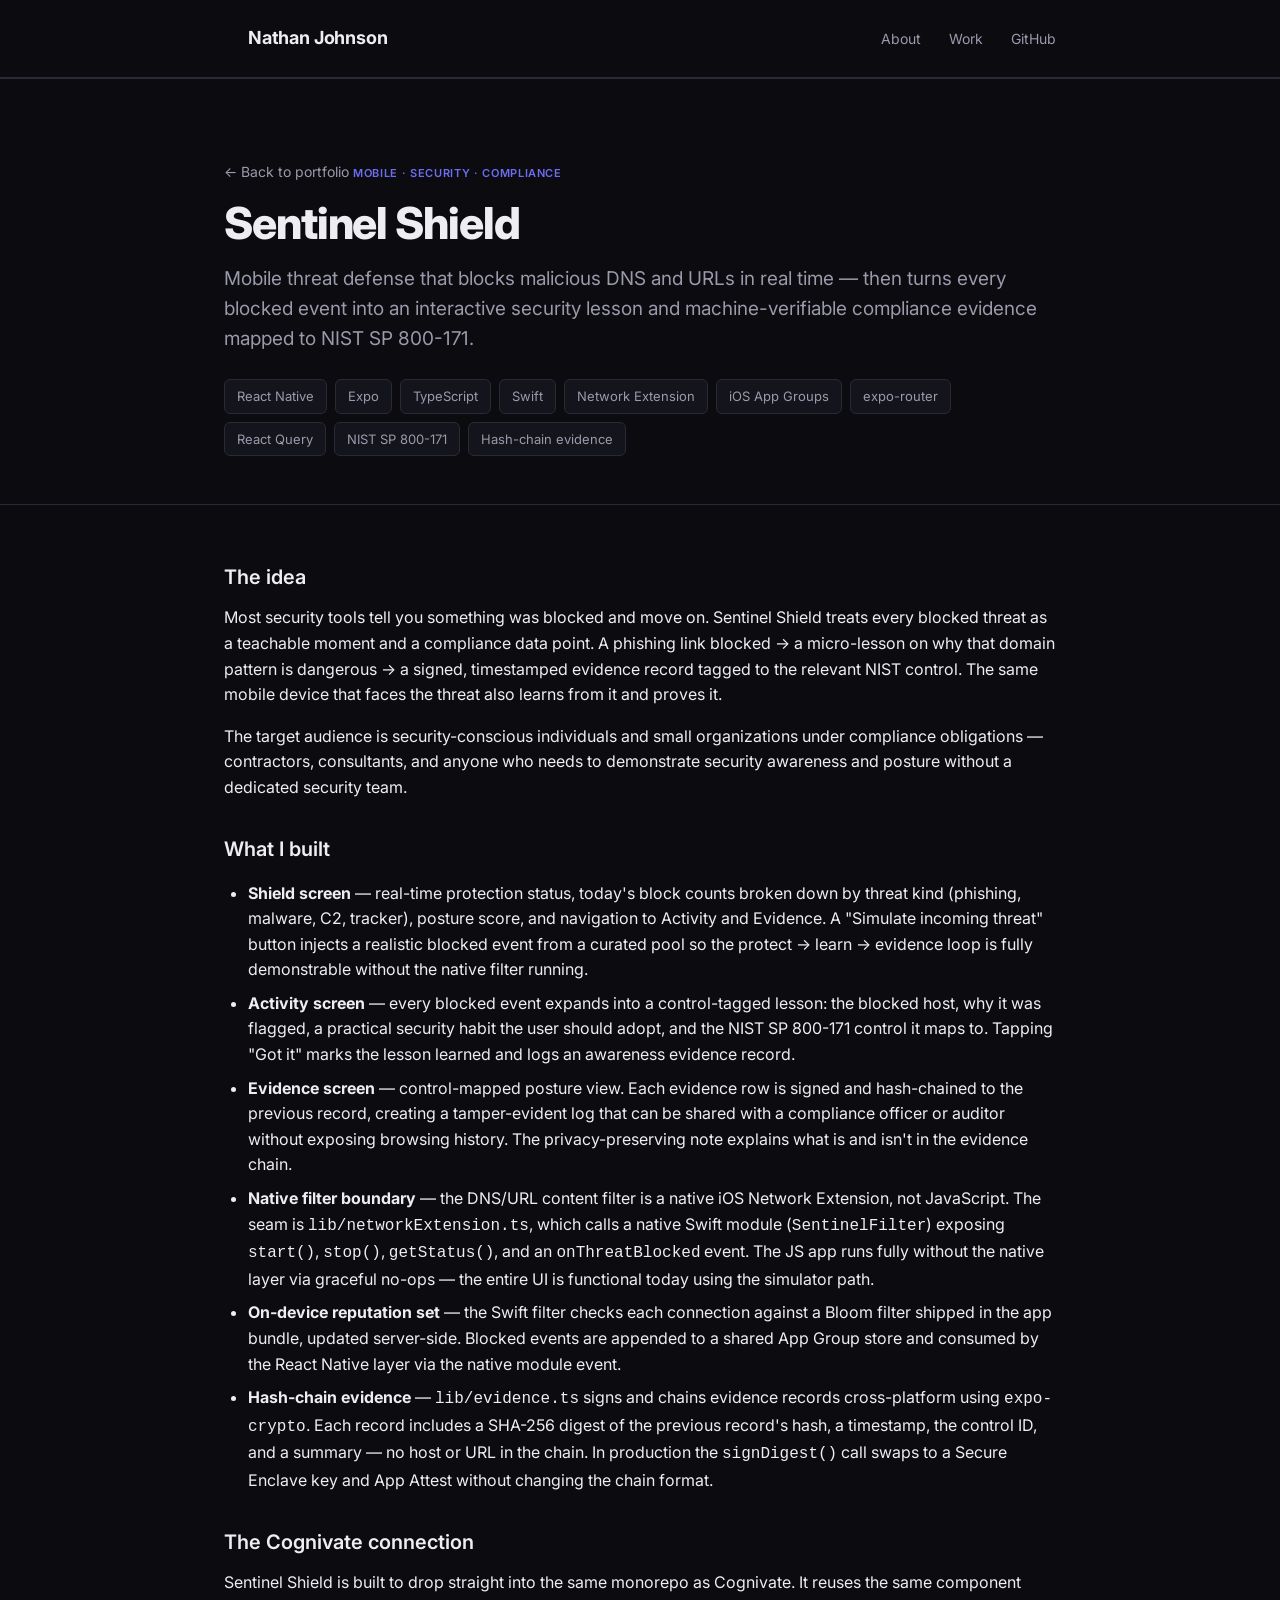
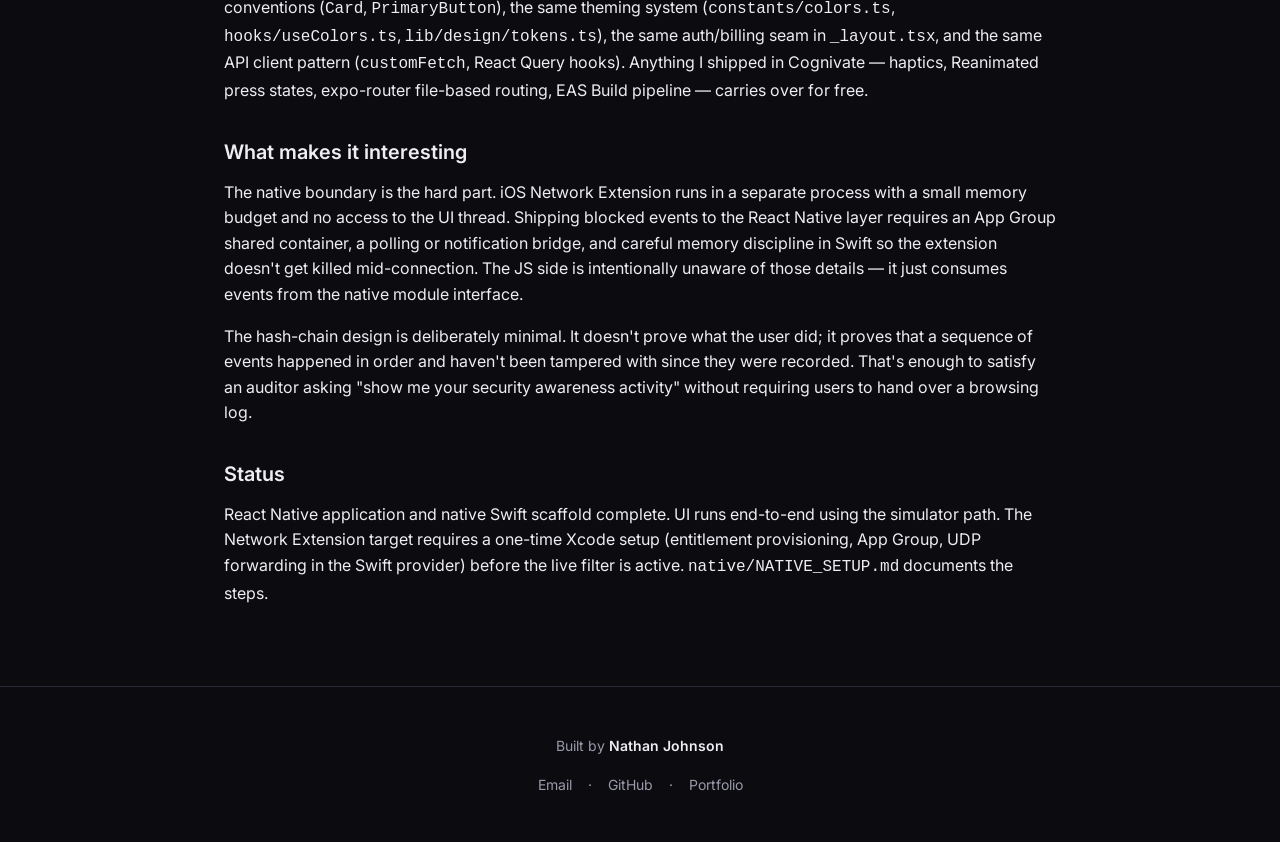
<file: sentinel.html>
<!DOCTYPE html>
<html lang="en">
<head>
  <meta charset="UTF-8" />
  <meta name="viewport" content="width=device-width, initial-scale=1.0" />
  <title>Sentinel Shield — Nathan Johnson</title>
  <meta name="description" content="Mobile threat defense app that blocks malicious DNS and URLs in real time, turns every blocked event into a security lesson, and produces NIST SP 800-171 compliance evidence." />
  <link rel="preconnect" href="https://fonts.googleapis.com" />
  <link rel="preconnect" href="https://fonts.gstatic.com" crossorigin />
  <link href="https://fonts.googleapis.com/css2?family=Inter:wght@400;500;600;700;800&display=swap" rel="stylesheet" />
  <link rel="stylesheet" href="styles.css" />
</head>
<body>
  <nav>
    <div class="container">
      <a class="logo" href="index.html">Nathan Johnson</a>
      <div>
        <a href="index.html#about">About</a>
        <a href="index.html#work">Work</a>
        <a href="https://github.com/Natty2027">GitHub</a>
      </div>
    </div>
  </nav>

  <section class="detail-hero">
    <div class="container">
      <a class="back-link" href="index.html">← Back to portfolio</a>
      <span class="label">Mobile · Security · Compliance</span>
      <h1>Sentinel Shield</h1>
      <p class="subtitle">Mobile threat defense that blocks malicious DNS and URLs in real time — then turns every blocked event into an interactive security lesson and machine-verifiable compliance evidence mapped to NIST SP 800-171.</p>
      <div class="tech-list">
        <span class="tech">React Native</span>
        <span class="tech">Expo</span>
        <span class="tech">TypeScript</span>
        <span class="tech">Swift</span>
        <span class="tech">Network Extension</span>
        <span class="tech">iOS App Groups</span>
        <span class="tech">expo-router</span>
        <span class="tech">React Query</span>
        <span class="tech">NIST SP 800-171</span>
        <span class="tech">Hash-chain evidence</span>
      </div>
    </div>
  </section>

  <section class="detail-body" style="border-top: 1px solid var(--border);">
    <div class="container">
      <h3>The idea</h3>
      <p>Most security tools tell you something was blocked and move on. Sentinel Shield treats every blocked threat as a teachable moment and a compliance data point. A phishing link blocked → a micro-lesson on why that domain pattern is dangerous → a signed, timestamped evidence record tagged to the relevant NIST control. The same mobile device that faces the threat also learns from it and proves it.</p>
      <p>The target audience is security-conscious individuals and small organizations under compliance obligations — contractors, consultants, and anyone who needs to demonstrate security awareness and posture without a dedicated security team.</p>

      <h3>What I built</h3>
      <ul>
        <li><strong>Shield screen</strong> — real-time protection status, today's block counts broken down by threat kind (phishing, malware, C2, tracker), posture score, and navigation to Activity and Evidence. A "Simulate incoming threat" button injects a realistic blocked event from a curated pool so the protect → learn → evidence loop is fully demonstrable without the native filter running.</li>
        <li><strong>Activity screen</strong> — every blocked event expands into a control-tagged lesson: the blocked host, why it was flagged, a practical security habit the user should adopt, and the NIST SP 800-171 control it maps to. Tapping "Got it" marks the lesson learned and logs an awareness evidence record.</li>
        <li><strong>Evidence screen</strong> — control-mapped posture view. Each evidence row is signed and hash-chained to the previous record, creating a tamper-evident log that can be shared with a compliance officer or auditor without exposing browsing history. The privacy-preserving note explains what is and isn't in the evidence chain.</li>
        <li><strong>Native filter boundary</strong> — the DNS/URL content filter is a native iOS Network Extension, not JavaScript. The seam is <code>lib/networkExtension.ts</code>, which calls a native Swift module (<code>SentinelFilter</code>) exposing <code>start()</code>, <code>stop()</code>, <code>getStatus()</code>, and an <code>onThreatBlocked</code> event. The JS app runs fully without the native layer via graceful no-ops — the entire UI is functional today using the simulator path.</li>
        <li><strong>On-device reputation set</strong> — the Swift filter checks each connection against a Bloom filter shipped in the app bundle, updated server-side. Blocked events are appended to a shared App Group store and consumed by the React Native layer via the native module event.</li>
        <li><strong>Hash-chain evidence</strong> — <code>lib/evidence.ts</code> signs and chains evidence records cross-platform using <code>expo-crypto</code>. Each record includes a SHA-256 digest of the previous record's hash, a timestamp, the control ID, and a summary — no host or URL in the chain. In production the <code>signDigest()</code> call swaps to a Secure Enclave key and App Attest without changing the chain format.</li>
      </ul>

      <h3>The Cognivate connection</h3>
      <p>Sentinel Shield is built to drop straight into the same monorepo as Cognivate. It reuses the same component conventions (<code>Card</code>, <code>PrimaryButton</code>), the same theming system (<code>constants/colors.ts</code>, <code>hooks/useColors.ts</code>, <code>lib/design/tokens.ts</code>), the same auth/billing seam in <code>_layout.tsx</code>, and the same API client pattern (<code>customFetch</code>, React Query hooks). Anything I shipped in Cognivate — haptics, Reanimated press states, expo-router file-based routing, EAS Build pipeline — carries over for free.</p>

      <h3>What makes it interesting</h3>
      <p>The native boundary is the hard part. iOS Network Extension runs in a separate process with a small memory budget and no access to the UI thread. Shipping blocked events to the React Native layer requires an App Group shared container, a polling or notification bridge, and careful memory discipline in Swift so the extension doesn't get killed mid-connection. The JS side is intentionally unaware of those details — it just consumes events from the native module interface.</p>
      <p>The hash-chain design is deliberately minimal. It doesn't prove what the user did; it proves that a sequence of events happened in order and haven't been tampered with since they were recorded. That's enough to satisfy an auditor asking "show me your security awareness activity" without requiring users to hand over a browsing log.</p>

      <h3>Status</h3>
      <p>React Native application and native Swift scaffold complete. UI runs end-to-end using the simulator path. The Network Extension target requires a one-time Xcode setup (entitlement provisioning, App Group, UDP forwarding in the Swift provider) before the live filter is active. <code>native/NATIVE_SETUP.md</code> documents the steps.</p>
    </div>
  </section>

  <footer>
    <div class="container">
      <p>Built by <strong style="color: var(--text);">Nathan Johnson</strong></p>
      <p style="margin-top: 12px;">
        <a href="mailto:johbson19962@gmail.com">Email</a> ·
        <a href="https://github.com/Natty2027">GitHub</a> ·
        <a href="index.html">Portfolio</a>
      </p>
    </div>
  </footer>
</body>
</html>
</file>
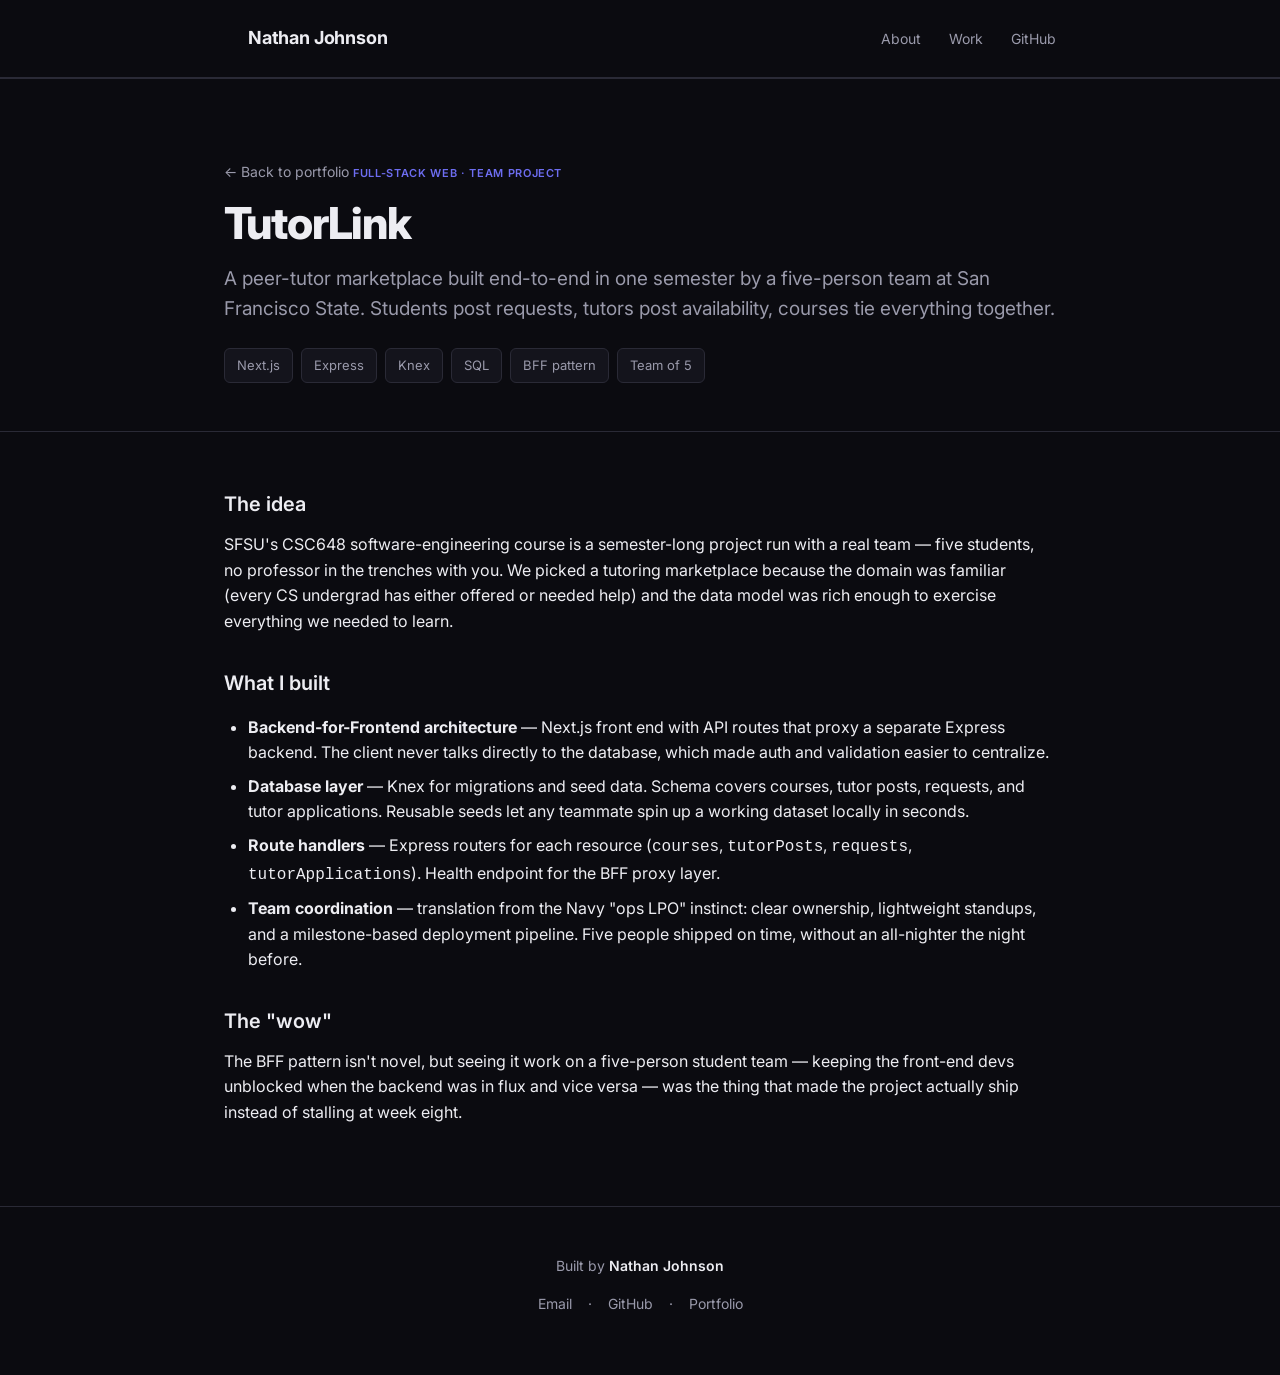
<file: tutor-link.html>
<!DOCTYPE html>
<html lang="en">
<head>
  <meta charset="UTF-8" />
  <meta name="viewport" content="width=device-width, initial-scale=1.0" />
  <title>TutorLink — Nathan Johnson</title>
  <meta name="description" content="A peer-tutor marketplace built by a five-person SFSU team using the BFF pattern: Next.js front end, Express backend, Knex migrations." />
  <link rel="preconnect" href="https://fonts.googleapis.com" />
  <link rel="preconnect" href="https://fonts.gstatic.com" crossorigin />
  <link href="https://fonts.googleapis.com/css2?family=Inter:wght@400;500;600;700;800&display=swap" rel="stylesheet" />
  <link rel="stylesheet" href="styles.css" />
</head>
<body>
  <nav>
    <div class="container">
      <a class="logo" href="index.html">Nathan Johnson</a>
      <div>
        <a href="index.html#about">About</a>
        <a href="index.html#work">Work</a>
        <a href="https://github.com/Natty2027">GitHub</a>
      </div>
    </div>
  </nav>

  <section class="detail-hero">
    <div class="container">
      <a class="back-link" href="index.html">← Back to portfolio</a>
      <span class="label">Full-stack web · Team project</span>
      <h1>TutorLink</h1>
      <p class="subtitle">A peer-tutor marketplace built end-to-end in one semester by a five-person team at San Francisco State. Students post requests, tutors post availability, courses tie everything together.</p>
      <div class="tech-list">
        <span class="tech">Next.js</span>
        <span class="tech">Express</span>
        <span class="tech">Knex</span>
        <span class="tech">SQL</span>
        <span class="tech">BFF pattern</span>
        <span class="tech">Team of 5</span>
      </div>
    </div>
  </section>

  <section class="detail-body" style="border-top: 1px solid var(--border);">
    <div class="container">
      <h3>The idea</h3>
      <p>SFSU's CSC648 software-engineering course is a semester-long project run with a real team — five students, no professor in the trenches with you. We picked a tutoring marketplace because the domain was familiar (every CS undergrad has either offered or needed help) and the data model was rich enough to exercise everything we needed to learn.</p>

      <h3>What I built</h3>
      <ul>
        <li><strong>Backend-for-Frontend architecture</strong> — Next.js front end with API routes that proxy a separate Express backend. The client never talks directly to the database, which made auth and validation easier to centralize.</li>
        <li><strong>Database layer</strong> — Knex for migrations and seed data. Schema covers courses, tutor posts, requests, and tutor applications. Reusable seeds let any teammate spin up a working dataset locally in seconds.</li>
        <li><strong>Route handlers</strong> — Express routers for each resource (<code>courses</code>, <code>tutorPosts</code>, <code>requests</code>, <code>tutorApplications</code>). Health endpoint for the BFF proxy layer.</li>
        <li><strong>Team coordination</strong> — translation from the Navy "ops LPO" instinct: clear ownership, lightweight standups, and a milestone-based deployment pipeline. Five people shipped on time, without an all-nighter the night before.</li>
      </ul>

      <h3>The "wow"</h3>
      <p>The BFF pattern isn't novel, but seeing it work on a five-person student team — keeping the front-end devs unblocked when the backend was in flux and vice versa — was the thing that made the project actually ship instead of stalling at week eight.</p>
    </div>
  </section>

  <footer>
    <div class="container">
      <p>Built by <strong style="color: var(--text);">Nathan Johnson</strong></p>
      <p style="margin-top: 12px;">
        <a href="mailto:johbson19962@gmail.com">Email</a> ·
        <a href="https://github.com/Natty2027">GitHub</a> ·
        <a href="index.html">Portfolio</a>
      </p>
    </div>
  </footer>
</body>
</html>
</file>
<file: styles.css>
* { box-sizing: border-box; margin: 0; padding: 0; }
:root {
  --bg: #0b0b10;
  --bg-soft: #14141c;
  --text: #ededf2;
  --text-dim: #9a9aab;
  --accent: #6d6df0;
  --accent-soft: #6d6df01a;
  --border: #2a2a36;
  --radius: 12px;
}
html, body {
  background: var(--bg);
  color: var(--text);
  font-family: 'Inter', -apple-system, BlinkMacSystemFont, system-ui, sans-serif;
  font-size: 16px;
  line-height: 1.6;
  -webkit-font-smoothing: antialiased;
  -moz-osx-font-smoothing: grayscale;
}
.container { max-width: 880px; margin: 0 auto; padding: 0 24px; }
nav { padding: 24px 0; border-bottom: 1px solid var(--border); }
nav .container { display: flex; align-items: center; justify-content: space-between; }
.logo { font-weight: 700; font-size: 18px; letter-spacing: -0.01em; color: var(--text); text-decoration: none; }
nav a {
  color: var(--text-dim);
  text-decoration: none;
  margin-left: 24px;
  font-size: 14px;
  transition: color 0.15s ease;
}
nav a:hover { color: var(--text); }

.hero { padding: 96px 0 64px; text-align: center; }
.badge {
  display: inline-block;
  padding: 6px 12px;
  background: var(--accent-soft);
  color: var(--accent);
  border-radius: 999px;
  font-size: 13px;
  font-weight: 500;
  margin-bottom: 24px;
}
h1 {
  font-size: clamp(36px, 6vw, 56px);
  line-height: 1.1;
  letter-spacing: -0.025em;
  font-weight: 800;
  margin-bottom: 20px;
}
h1 .accent { color: var(--accent); }
.subtitle {
  font-size: 19px;
  color: var(--text-dim);
  max-width: 600px;
  margin: 0 auto 36px;
}
.cta-row { display: flex; gap: 12px; justify-content: center; flex-wrap: wrap; }
.btn {
  display: inline-flex;
  align-items: center;
  gap: 8px;
  padding: 12px 20px;
  border-radius: var(--radius);
  font-weight: 600;
  font-size: 15px;
  text-decoration: none;
  transition: transform 0.1s ease, background 0.15s ease;
}
.btn-primary { background: var(--accent); color: white; }
.btn-primary:hover { background: #5757e0; transform: translateY(-1px); }
.btn-secondary {
  background: var(--bg-soft);
  color: var(--text);
  border: 1px solid var(--border);
}
.btn-secondary:hover { background: #1c1c26; }

section { padding: 64px 0; border-top: 1px solid var(--border); }
h2 { font-size: 28px; letter-spacing: -0.02em; margin-bottom: 32px; font-weight: 700; }
h3 { font-size: 20px; font-weight: 600; margin-bottom: 12px; margin-top: 28px; }
p { color: var(--text-dim); margin-bottom: 16px; }
p strong { color: var(--text); font-weight: 600; }

.grid-3 {
  display: grid;
  grid-template-columns: repeat(auto-fit, minmax(220px, 1fr));
  gap: 20px;
}
.card {
  background: var(--bg-soft);
  border: 1px solid var(--border);
  border-radius: var(--radius);
  padding: 24px;
}
.card h3 { font-size: 16px; font-weight: 600; margin: 0 0 8px; }
.card p { font-size: 14px; margin-bottom: 0; }

.tech-list { display: flex; flex-wrap: wrap; gap: 8px; margin-top: 16px; }
.tech {
  padding: 6px 12px;
  background: var(--bg-soft);
  border: 1px solid var(--border);
  border-radius: 6px;
  font-size: 13px;
  color: var(--text-dim);
}

.case-study {
  background: var(--bg-soft);
  border: 1px solid var(--border);
  border-radius: var(--radius);
  padding: 28px;
  margin-bottom: 16px;
}
.case-study h3 { font-size: 18px; margin: 0 0 12px; color: var(--text); }
.case-study .label {
  display: inline-block;
  font-size: 11px;
  letter-spacing: 0.06em;
  text-transform: uppercase;
  color: var(--accent);
  font-weight: 600;
  margin-bottom: 8px;
}
.case-study p { font-size: 15px; margin-bottom: 12px; }
.case-study p:last-child { margin-bottom: 0; }
.case-links { display: flex; gap: 16px; margin-top: 16px; flex-wrap: wrap; }
.case-links a {
  color: var(--accent);
  text-decoration: none;
  font-size: 14px;
  font-weight: 500;
  transition: color 0.15s ease;
}
.case-links a:hover { color: #8a8af5; text-decoration: underline; }

.about p {
  font-size: 17px;
  color: var(--text);
  max-width: 680px;
  line-height: 1.7;
  margin-bottom: 18px;
}
.about p strong { color: var(--accent); font-weight: 600; }
.about p.muted { color: var(--text-dim); font-size: 16px; }
.about-grid {
  display: grid;
  grid-template-columns: 180px 1fr;
  gap: 32px;
  align-items: start;
}
.portrait {
  width: 180px;
  height: 180px;
  border-radius: 50%;
  object-fit: cover;
  border: 2px solid var(--border);
}
@media (max-width: 600px) {
  .about-grid { grid-template-columns: 1fr; }
  .portrait { width: 140px; height: 140px; }
}

.back-link {
  display: inline-flex;
  align-items: center;
  color: var(--text-dim);
  text-decoration: none;
  font-size: 14px;
  margin-bottom: 16px;
  transition: color 0.15s ease;
}
.back-link:hover { color: var(--text); }

.detail-hero { padding: 80px 0 48px; }
.detail-hero .label {
  display: inline-block;
  font-size: 11px;
  letter-spacing: 0.06em;
  text-transform: uppercase;
  color: var(--accent);
  font-weight: 600;
  margin-bottom: 12px;
}
.detail-hero h1 { font-size: clamp(32px, 5vw, 44px); margin-bottom: 16px; }
.detail-hero .subtitle { margin: 0 0 24px; text-align: left; max-width: none; }
.detail-body { padding: 24px 0 64px; }
.detail-body h3 { margin-top: 32px; }
.detail-body p { color: var(--text); font-size: 16px; }
.detail-body ul { color: var(--text); margin: 16px 0 16px 24px; font-size: 16px; }
.detail-body li { margin-bottom: 8px; }

footer {
  padding: 48px 0;
  border-top: 1px solid var(--border);
  text-align: center;
  color: var(--text-dim);
  font-size: 14px;
}
footer a { color: var(--text-dim); text-decoration: none; margin: 0 12px; }
footer a:hover { color: var(--text); }
</file>
